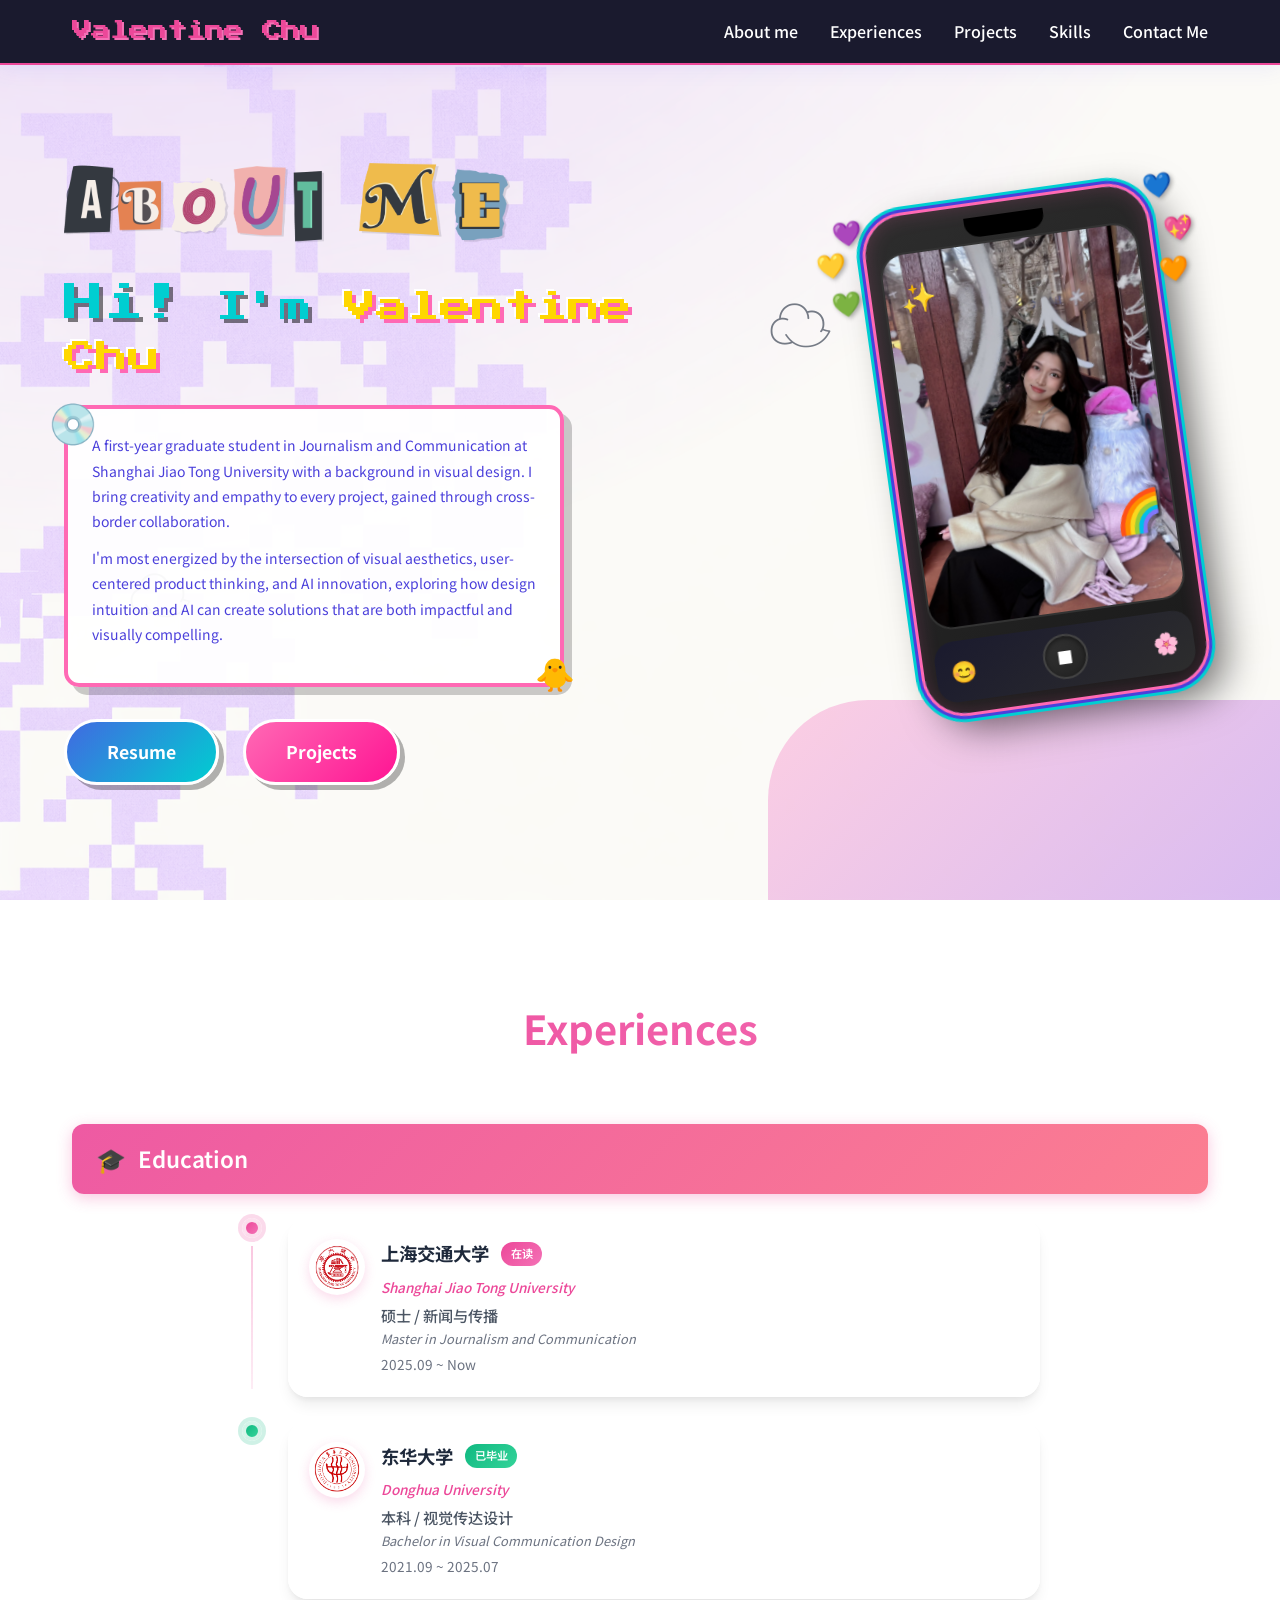
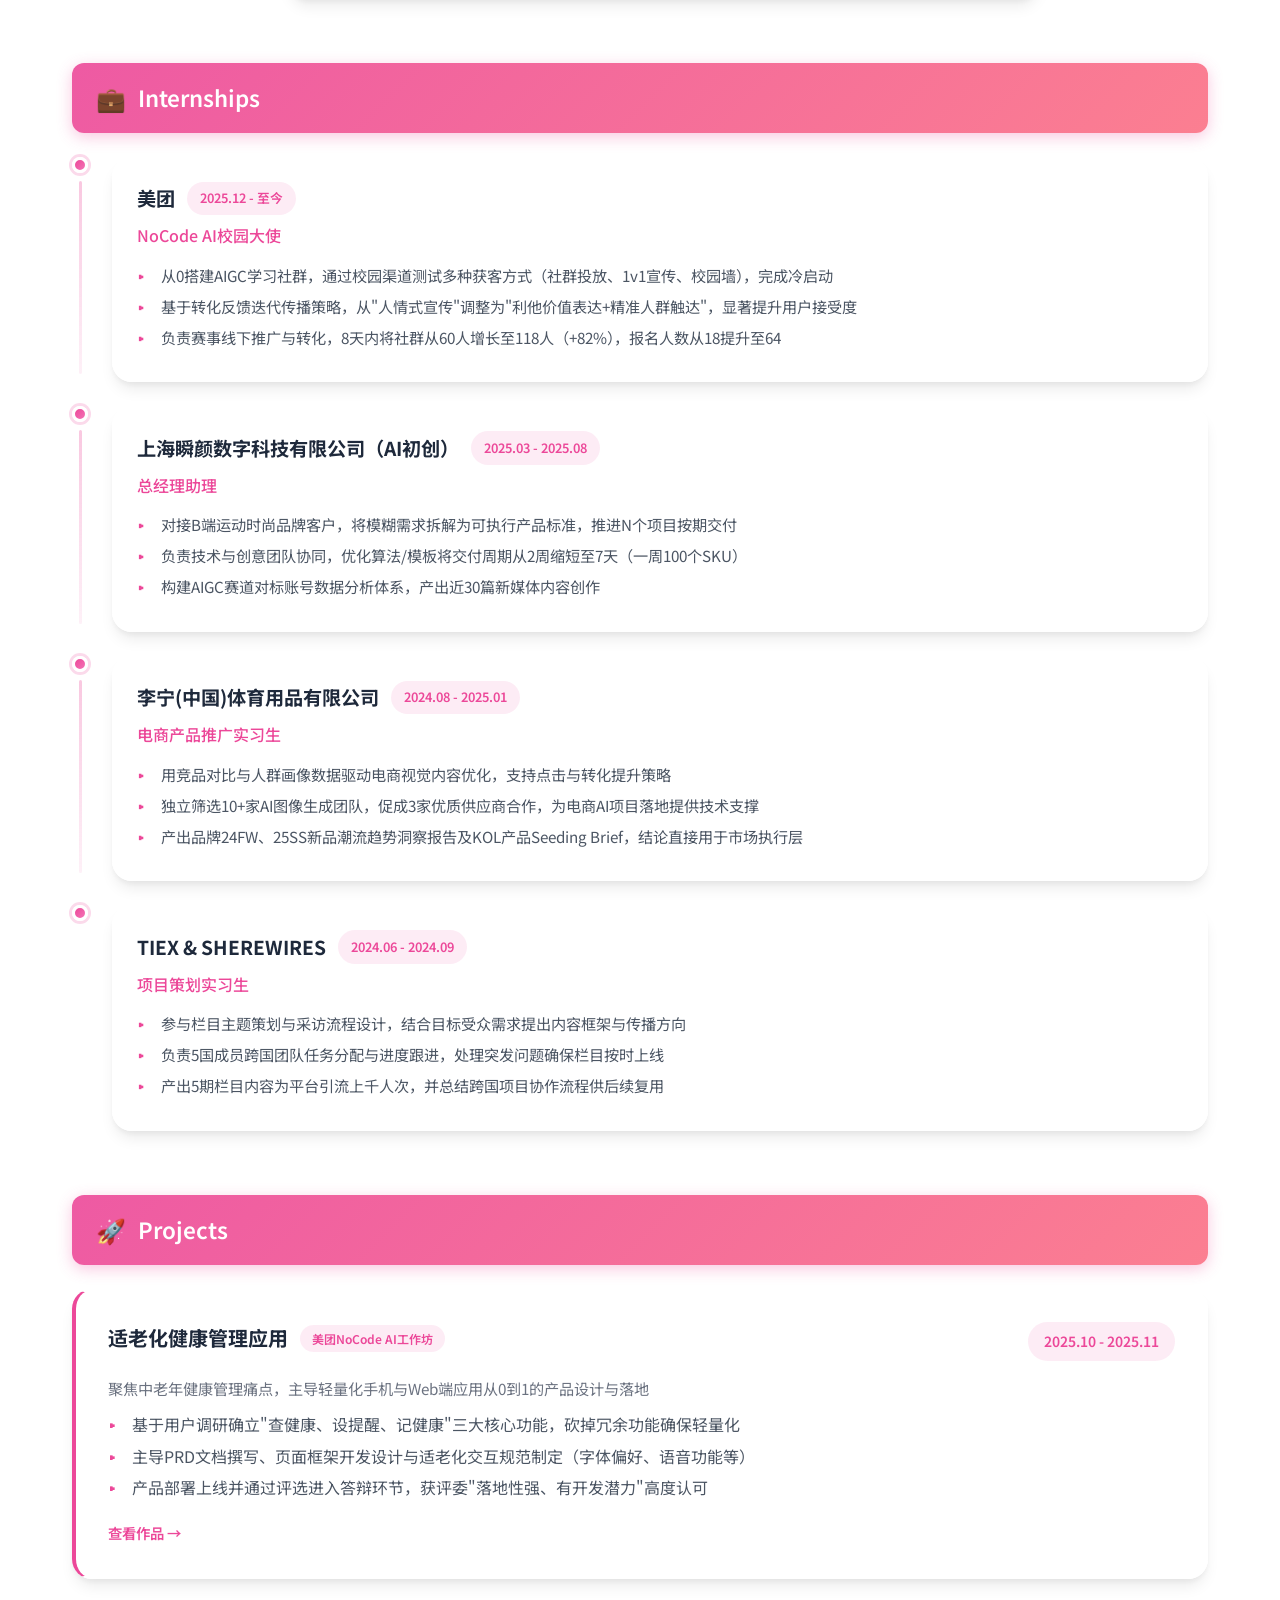
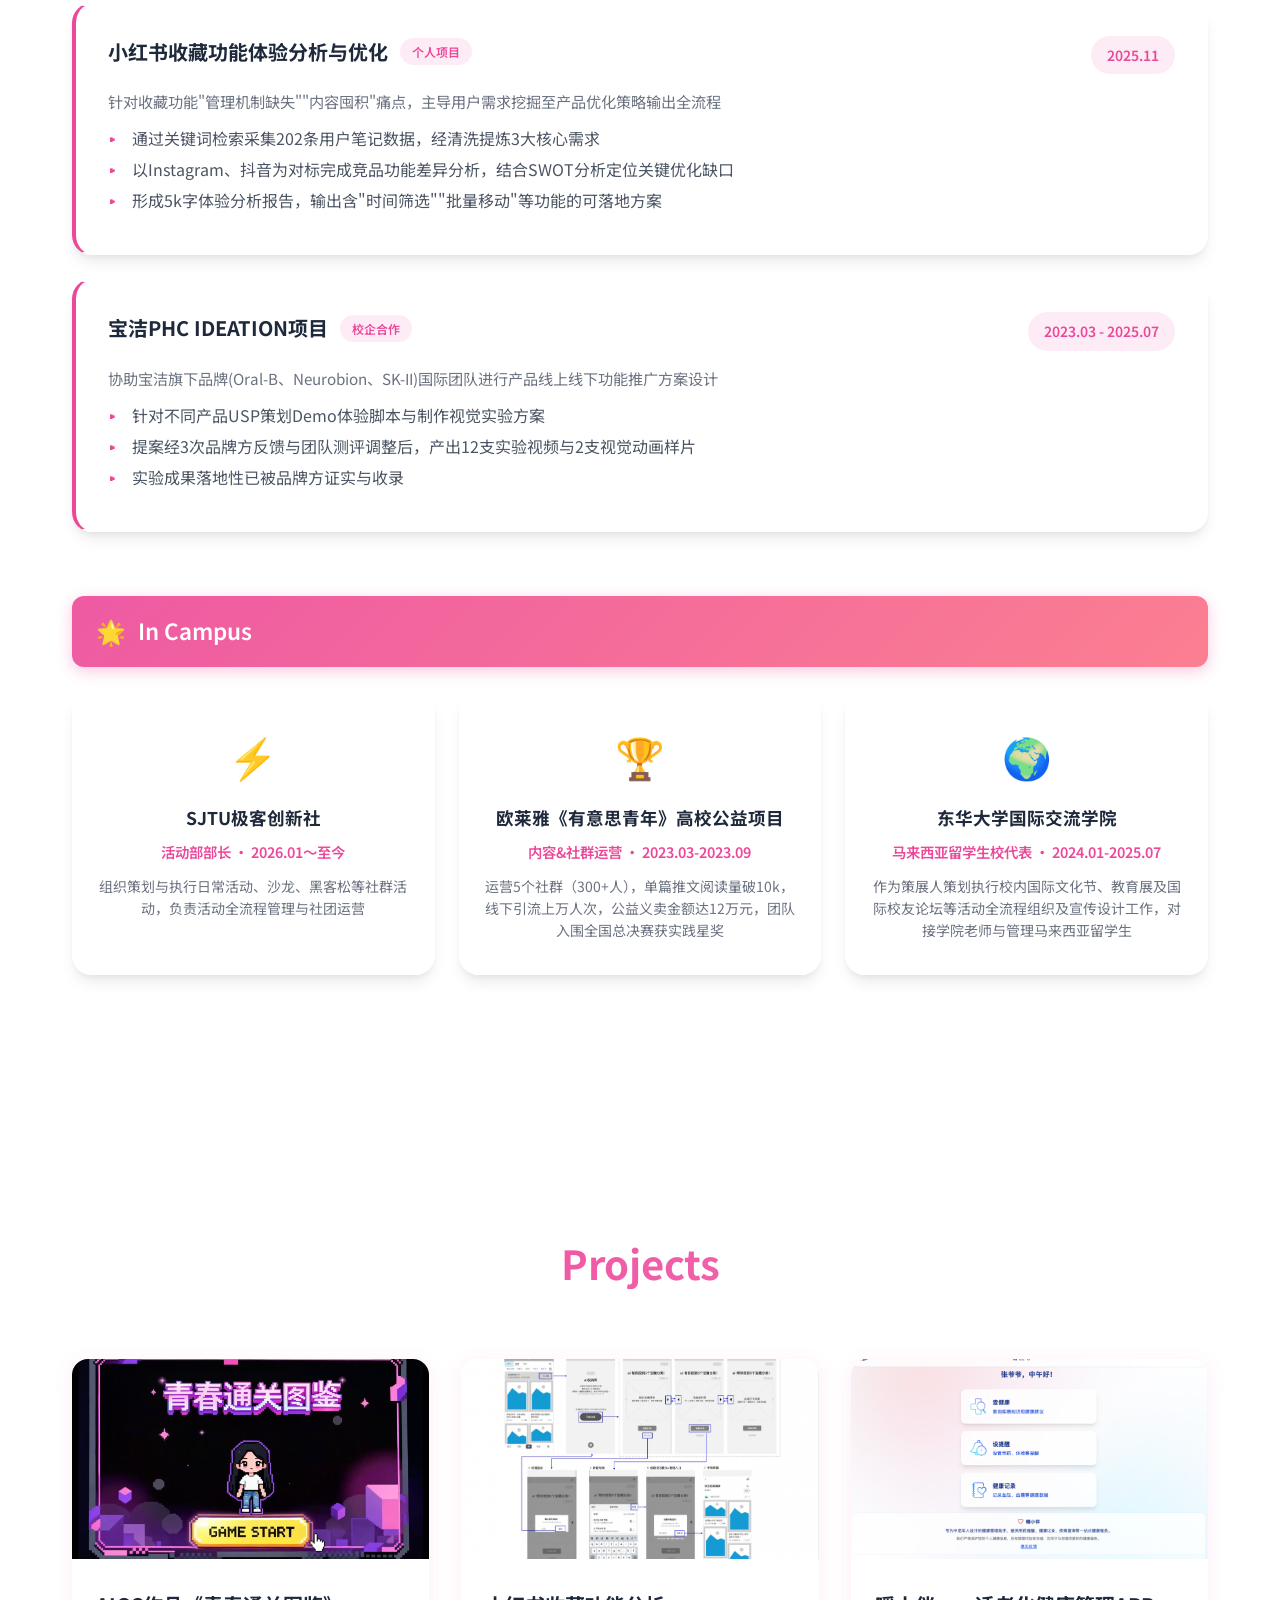
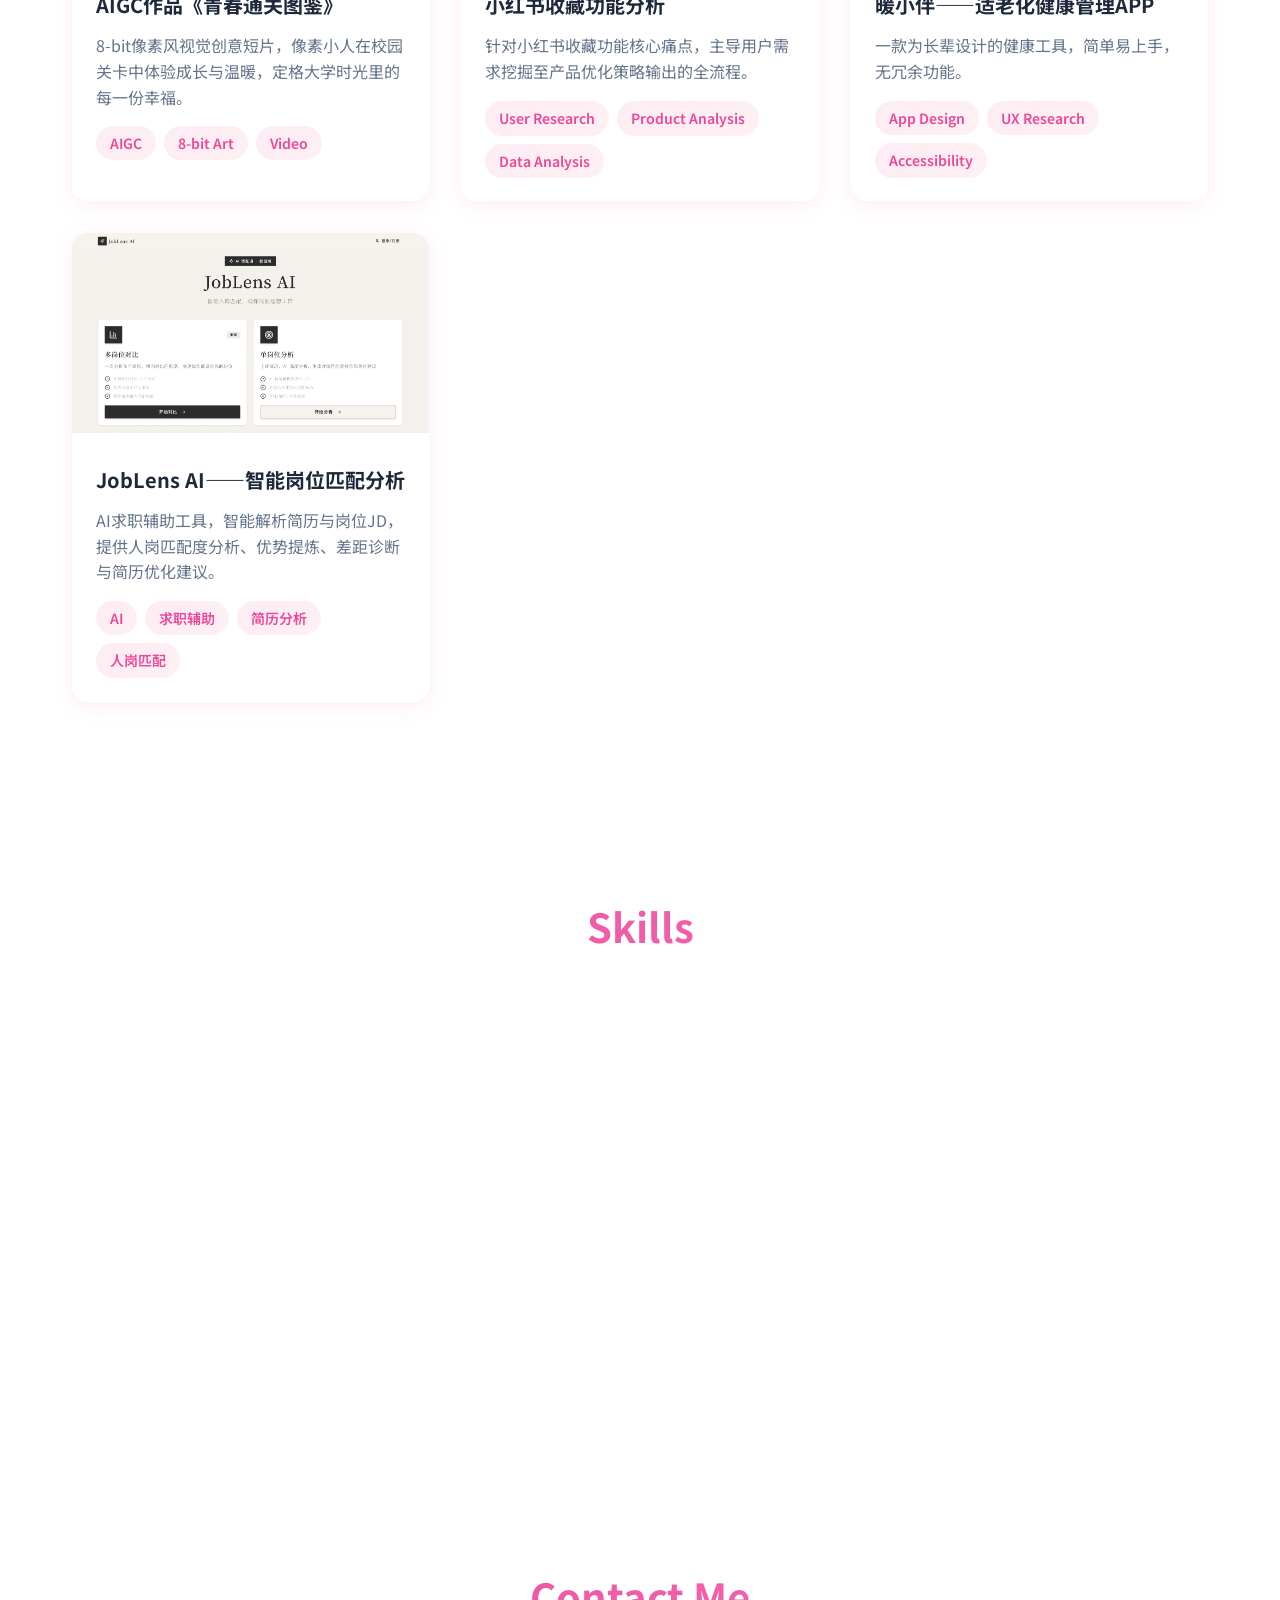
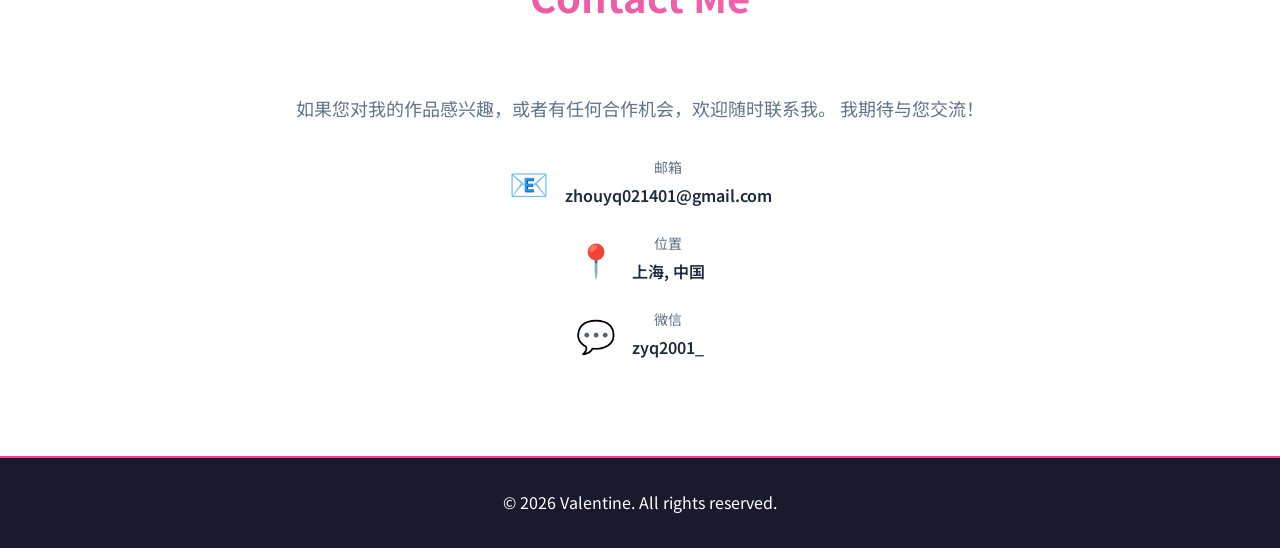
<file: index.html>
<!DOCTYPE html>
<html lang="zh-CN">
<head>
    <meta charset="UTF-8">
    <meta name="viewport" content="width=device-width, initial-scale=1.0">
    <title>Valentine Chu - Portfolio</title>
    <link rel="stylesheet" href="styles.css">
    <link href="https://fonts.googleapis.com/css2?family=Press+Start+2P&family=Noto+Sans+SC:wght@400;700&display=swap" rel="stylesheet">
</head>
<body>
    <!-- 动态弥散紫光背景 -->
    <div class="ambient-light-container">
        <div class="ambient-light light-1"></div>
        <div class="ambient-light light-2"></div>
        <div class="ambient-light light-3"></div>
        <div class="ambient-light light-4"></div>
    </div>
    
    <!-- 导航栏 -->
    <nav class="navbar">
        <div class="nav-container">
            <a href="#hero" class="nav-brand">Valentine Chu</a>
            <ul class="nav-menu">
                <li><a href="#hero">About me</a></li>
                <li><a href="#experience">Experiences</a></li>
                <li><a href="#projects">Projects</a></li>
                <li><a href="#skills">Skills</a></li>
                <li><a href="#contact">Contact Me</a></li>
            </ul>
        </div>
    </nav>

    <!-- Hero Section - Y2K Style -->
    <section id="hero" class="hero">
        <div class="hero-bg"></div>
        
        <!-- 像素云朵装饰 -->
        <div class="cloud cloud-1">☁️</div>
        <div class="cloud cloud-2">☁️</div>
        <div class="cloud cloud-3">☁️</div>
        
        <div class="hero-content">
            <!-- ABOUT ME 标题 -->
            <div class="about-me-title">
                <img src="assets/资源 13@300x.png" alt="ABOUT ME" class="about-me-img" onerror="this.style.display='none'">
            </div>
            
            <!-- 主标题 -->
            <h1 class="hero-main-title">
                <span class="highlight">Hi!</span> I'm <span class="name-highlight">Valentine Chu</span>
            </h1>
            
            <!-- 介绍卡片 -->
            <div class="intro-card">
                <div class="cd-icon">💿</div>
                <div class="intro-text">
                    <p>A first-year graduate student in Journalism and Communication at Shanghai Jiao Tong University with a background in visual design. I bring creativity and empathy to every project, gained through cross-border collaboration.</p>
                    <p>I'm most energized by the intersection of visual aesthetics, user-centered product thinking, and AI innovation, exploring how design intuition and AI can create solutions that are both impactful and visually compelling.</p>
                </div>
                <!-- 装饰贴纸 -->
                <div class="sticker chick">🐥</div>
            </div>
            
            <!-- 按钮 -->
            <div class="hero-buttons">
                <a href="#experience" class="btn btn-y2k btn-blue">Resume</a>
                <a href="#projects" class="btn btn-y2k btn-pink">Projects</a>
            </div>
        </div>
        
        <!-- 右侧照片区域 - 复古手机设计 -->
        <div class="hero-phone">
            <div class="phone-frame">
                <!-- 手机顶部装饰 -->
                <div class="phone-header">
                    <div class="phone-notch"></div>
                    <div class="phone-speaker"></div>
                </div>
                <!-- 彩色心形装饰 -->
                <div class="heart-decorations">
                    <span class="heart-float heart-1">💜</span>
                    <span class="heart-float heart-2">💛</span>
                    <span class="heart-float heart-3">💚</span>
                    <span class="heart-float heart-4">💙</span>
                    <span class="heart-float heart-5">💖</span>
                    <span class="heart-float heart-6">🧡</span>
                </div>
                <!-- 手机屏幕 -->
                <div class="phone-screen">
                    <img src="assets/View recent photos 3.jpeg" 
                         alt="Valentine Chu" 
                         class="phone-photo"
                         onerror="this.src='https://placehold.co/300x400/6366F1/FFFFFF?text=VC'">
                    <!-- 彩虹贴纸 -->
                    <div class="rainbow-sticker">
                        <span class="rainbow">🌈</span>
                    </div>
                    <!-- 星星贴纸 -->
                    <div class="star-sticker">
                        <span class="star">✨</span>
                    </div>
                </div>
                <!-- 手机底部按钮 -->
                <div class="phone-footer">
                    <div class="phone-button smiley-btn">😊</div>
                    <div class="phone-home-btn">
                        <span class="square">◻️</span>
                    </div>
                    <div class="phone-button flower-btn">🌸</div>
                </div>
            </div>
        </div>
        
        <!-- 底部装饰 -->
        <div class="bottom-decoration">
            <div class="sparkle-box"></div>
        </div>
    </section>

    <!-- Experiences Section - Glassmorphism Style -->
    <section id="experience" class="section experiences">
        <div class="container">
            <h2 class="section-title">Experiences</h2>
            
            <!-- Education - Timeline Style -->
            <div class="exp-section">
                <h3 class="exp-section-title">
                    <span class="exp-icon">🎓</span>
                    Education
                </h3>
                <div class="edu-timeline">
                    <div class="edu-timeline-item">
                        <div class="edu-timeline-marker">
                            <div class="edu-timeline-dot"></div>
                            <div class="edu-timeline-line"></div>
                        </div>
                        <div class="glass-card edu-timeline-card">
                            <div class="edu-timeline-header">
                                <div class="edu-logo-small">
                                    <img src="assets/校标-校徽.png" 
                                         alt="上海交通大学"
                                         onerror="this.src='https://placehold.co/60x60/6366F1/FFFFFF?text=SJTU'">
                                </div>
                                <div class="edu-timeline-info">
                                    <div class="edu-timeline-title-row">
                                        <h4 class="edu-school">上海交通大学</h4>
                                        <span class="edu-badge">在读</span>
                                    </div>
                                    <p class="edu-school-en">Shanghai Jiao Tong University</p>
                                    <p class="edu-degree">硕士 / 新闻与传播</p>
                                    <p class="edu-degree-en">Master in Journalism and Communication</p>
                                    <p class="edu-time">2025.09 ~ Now</p>
                                </div>
                            </div>
                        </div>
                    </div>
                    <div class="edu-timeline-item">
                        <div class="edu-timeline-marker">
                            <div class="edu-timeline-dot edu-timeline-dot-graduated"></div>
                        </div>
                        <div class="glass-card edu-timeline-card">
                            <div class="edu-timeline-header">
                                <div class="edu-logo-small">
                                    <img src="assets/Donghua_University_logo.png" 
                                         alt="东华大学"
                                         onerror="this.src='https://placehold.co/60x60/EC4899/FFFFFF?text=DHU'">
                                </div>
                                <div class="edu-timeline-info">
                                    <div class="edu-timeline-title-row">
                                        <h4 class="edu-school">东华大学</h4>
                                        <span class="edu-badge edu-badge-graduated">已毕业</span>
                                    </div>
                                    <p class="edu-school-en">Donghua University</p>
                                    <p class="edu-degree">本科 / 视觉传达设计</p>
                                    <p class="edu-degree-en">Bachelor in Visual Communication Design</p>
                                    <p class="edu-time">2021.09 ~ 2025.07</p>
                                </div>
                            </div>
                        </div>
                    </div>
                </div>
            </div>

            <!-- Internships -->
            <div class="exp-section">
                <h3 class="exp-section-title">
                    <span class="exp-icon">💼</span>
                    Internships
                </h3>
                <div class="exp-cards">
                    <div class="glass-card exp-card">
                        <div class="exp-card-header">
                            <div class="exp-company-info">
                                <h4 class="exp-company">美团</h4>
                                <p class="exp-position">NoCode AI校园大使</p>
                            </div>
                            <span class="exp-duration">2025.12 - 至今</span>
                        </div>
                        <ul class="exp-highlights">
                            <li>从0搭建AIGC学习社群，通过校园渠道测试多种获客方式（社群投放、1v1宣传、校园墙），完成冷启动</li>
                            <li>基于转化反馈迭代传播策略，从"人情式宣传"调整为"利他价值表达+精准人群触达"，显著提升用户接受度</li>
                            <li>负责赛事线下推广与转化，8天内将社群从60人增长至118人（+82%），报名人数从18提升至64</li>
                        </ul>
                    </div>
                    <div class="glass-card exp-card">
                        <div class="exp-card-header">
                            <div class="exp-company-info">
                                <h4 class="exp-company">上海瞬颜数字科技有限公司（AI初创）</h4>
                                <p class="exp-position">总经理助理</p>
                            </div>
                            <span class="exp-duration">2025.03 - 2025.08</span>
                        </div>
                        <ul class="exp-highlights">
                            <li>对接B端运动时尚品牌客户，将模糊需求拆解为可执行产品标准，推进N个项目按期交付</li>
                            <li>负责技术与创意团队协同，优化算法/模板将交付周期从2周缩短至7天（一周100个SKU）</li>
                            <li>构建AIGC赛道对标账号数据分析体系，产出近30篇新媒体内容创作</li>
                        </ul>
                    </div>
                    <div class="glass-card exp-card">
                        <div class="exp-card-header">
                            <div class="exp-company-info">
                                <h4 class="exp-company">李宁(中国)体育用品有限公司</h4>
                                <p class="exp-position">电商产品推广实习生</p>
                            </div>
                            <span class="exp-duration">2024.08 - 2025.01</span>
                        </div>
                        <ul class="exp-highlights">
                            <li>用竞品对比与人群画像数据驱动电商视觉内容优化，支持点击与转化提升策略</li>
                            <li>独立筛选10+家AI图像生成团队，促成3家优质供应商合作，为电商AI项目落地提供技术支撑</li>
                            <li>产出品牌24FW、25SS新品潮流趋势洞察报告及KOL产品Seeding Brief，结论直接用于市场执行层</li>
                        </ul>
                    </div>
                    <div class="glass-card exp-card">
                        <div class="exp-card-header">
                            <div class="exp-company-info">
                                <h4 class="exp-company">TIEX & SHEREWIRES</h4>
                                <p class="exp-position">项目策划实习生</p>
                            </div>
                            <span class="exp-duration">2024.06 - 2024.09</span>
                        </div>
                        <ul class="exp-highlights">
                            <li>参与栏目主题策划与采访流程设计，结合目标受众需求提出内容框架与传播方向</li>
                            <li>负责5国成员跨国团队任务分配与进度跟进，处理突发问题确保栏目按时上线</li>
                            <li>产出5期栏目内容为平台引流上千人次，并总结跨国项目协作流程供后续复用</li>
                        </ul>
                    </div>
                </div>
            </div>

            <!-- Projects -->
            <div class="exp-section">
                <h3 class="exp-section-title">
                    <span class="exp-icon">🚀</span>
                    Projects
                </h3>
                <div class="exp-cards">
                    <div class="glass-card exp-card exp-card-project">
                        <div class="exp-card-header">
                            <div class="exp-project-info">
                                <h4 class="exp-project-name">适老化健康管理应用</h4>
                                <span class="exp-project-tag">美团NoCode AI工作坊</span>
                            </div>
                            <span class="exp-duration">2025.10 - 2025.11</span>
                        </div>
                        <p class="exp-project-desc">聚焦中老年健康管理痛点，主导轻量化手机与Web端应用从0到1的产品设计与落地</p>
                        <ul class="exp-highlights">
                            <li>基于用户调研确立"查健康、设提醒、记健康"三大核心功能，砍掉冗余功能确保轻量化</li>
                            <li>主导PRD文档撰写、页面框架开发设计与适老化交互规范制定（字体偏好、语音功能等）</li>
                            <li>产品部署上线并通过评选进入答辩环节，获评委"落地性强、有开发潜力"高度认可</li>
                        </ul>
                        <a href="https://aging-health-harmony.nocode.host" class="exp-link" target="_blank">查看作品 →</a>
                    </div>
                    <div class="glass-card exp-card exp-card-project">
                        <div class="exp-card-header">
                            <div class="exp-project-info">
                                <h4 class="exp-project-name">小红书收藏功能体验分析与优化</h4>
                                <span class="exp-project-tag">个人项目</span>
                            </div>
                            <span class="exp-duration">2025.11</span>
                        </div>
                        <p class="exp-project-desc">针对收藏功能"管理机制缺失""内容囤积"痛点，主导用户需求挖掘至产品优化策略输出全流程</p>
                        <ul class="exp-highlights">
                            <li>通过关键词检索采集202条用户笔记数据，经清洗提炼3大核心需求</li>
                            <li>以Instagram、抖音为对标完成竞品功能差异分析，结合SWOT分析定位关键优化缺口</li>
                            <li>形成5k字体验分析报告，输出含"时间筛选""批量移动"等功能的可落地方案</li>
                        </ul>
                    </div>
                    <div class="glass-card exp-card exp-card-project">
                        <div class="exp-card-header">
                            <div class="exp-project-info">
                                <h4 class="exp-project-name">宝洁PHC IDEATION项目</h4>
                                <span class="exp-project-tag">校企合作</span>
                            </div>
                            <span class="exp-duration">2023.03 - 2025.07</span>
                        </div>
                        <p class="exp-project-desc">协助宝洁旗下品牌(Oral-B、Neurobion、SK-II)国际团队进行产品线上线下功能推广方案设计</p>
                        <ul class="exp-highlights">
                            <li>针对不同产品USP策划Demo体验脚本与制作视觉实验方案</li>
                            <li>提案经3次品牌方反馈与团队测评调整后，产出12支实验视频与2支视觉动画样片</li>
                            <li>实验成果落地性已被品牌方证实与收录</li>
                        </ul>
                    </div>
                </div>
            </div>

            <!-- In Campus -->
            <div class="exp-section">
                <h3 class="exp-section-title">
                    <span class="exp-icon">🌟</span>
                    In Campus
                </h3>
                <div class="campus-grid">
                    <div class="glass-card campus-card">
                        <div class="campus-icon">⚡</div>
                        <h4 class="campus-title">SJTU极客创新社</h4>
                        <p class="campus-role">活动部部长 · 2026.01～至今</p>
                        <p class="campus-desc">组织策划与执行日常活动、沙龙、黑客松等社群活动，负责活动全流程管理与社团运营</p>
                    </div>
                    <div class="glass-card campus-card">
                        <div class="campus-icon">🏆</div>
                        <h4 class="campus-title">欧莱雅《有意思青年》高校公益项目</h4>
                        <p class="campus-role">内容&社群运营 · 2023.03-2023.09</p>
                        <p class="campus-desc">运营5个社群（300+人），单篇推文阅读量破10k，线下引流上万人次，公益义卖金额达12万元，团队入围全国总决赛获实践星奖</p>
                    </div>
                    <div class="glass-card campus-card">
                        <div class="campus-icon">🌍</div>
                        <h4 class="campus-title">东华大学国际交流学院</h4>
                        <p class="campus-role">马来西亚留学生校代表 · 2024.01-2025.07</p>
                        <p class="campus-desc">作为策展人策划执行校内国际文化节、教育展及国际校友论坛等活动全流程组织及宣传设计工作，对接学院老师与管理马来西亚留学生</p>
                    </div>
                </div>
            </div>
        </div>
    </section>

    <!-- 项目经验 -->
    <section id="projects" class="section projects">
        <div class="container">
            <h2 class="section-title">Projects</h2>
            <div class="projects-grid">
                <div class="project-card" data-href="project-youth-guide.html">
                    <div class="project-image">
                        <img src="assets/卡片1.png"
                             alt="AIGC作品《青春通关图鉴》"
                             onerror="this.src='https://placehold.co/400x250/8B5CF6/FFFFFF?text=青春通关图鉴'">
                    </div>
                    <div class="project-content">
                        <h3 class="project-title">AIGC作品《青春通关图鉴》</h3>
                        <p class="project-description">
                            8-bit像素风视觉创意短片，像素小人在校园关卡中体验成长与温暖，定格大学时光里的每一份幸福。
                        </p>
                        <div class="project-tags">
                            <span class="tag">AIGC</span>
                            <span class="tag">8-bit Art</span>
                            <span class="tag">Video</span>
                        </div>
                    </div>
                </div>
                <div class="project-card" data-href="project-xiaohongshu.html">
                    <div class="project-image">
                        <img src="assets/卡片2.png"
                             alt="小红书收藏功能分析"
                             onerror="this.src='https://placehold.co/400x250/6366F1/FFFFFF?text=小红书收藏功能'">
                    </div>
                    <div class="project-content">
                        <h3 class="project-title">小红书收藏功能分析</h3>
                        <p class="project-description">
                            针对小红书收藏功能核心痛点，主导用户需求挖掘至产品优化策略输出的全流程。
                        </p>
                        <div class="project-tags">
                            <span class="tag">User Research</span>
                            <span class="tag">Product Analysis</span>
                            <span class="tag">Data Analysis</span>
                        </div>
                    </div>
                </div>
                <div class="project-card" data-href="project-aging-health.html">
                    <div class="project-image">
                        <img src="assets/卡片3.png"
                             alt="暖小伴——适老化健康管理APP"
                             onerror="this.src='https://placehold.co/400x250/A855F7/FFFFFF?text=暖小伴'">
                    </div>
                    <div class="project-content">
                        <h3 class="project-title">暖小伴——适老化健康管理APP</h3>
                        <p class="project-description">
                            一款为长辈设计的健康工具，简单易上手，无冗余功能。
                        </p>
                        <div class="project-tags">
                            <span class="tag">App Design</span>
                            <span class="tag">UX Research</span>
                            <span class="tag">Accessibility</span>
                        </div>
                    </div>
                </div>
                <div class="project-card" data-href="project-joblens-ai.html">
                    <div class="project-image">
                        <img src="assets/JobLensAI.png"
                             alt="JobLens AI——智能岗位匹配分析"
                             onerror="this.src='https://placehold.co/400x250/A855F7/FFFFFF?text=JobLens AI'">
                    </div>
                    <div class="project-content">
                        <h3 class="project-title">JobLens AI——智能岗位匹配分析</h3>
                        <p class="project-description">
                            AI求职辅助工具，智能解析简历与岗位JD，提供人岗匹配度分析、优势提炼、差距诊断与简历优化建议。
                        </p>
                        <div class="project-tags">
                            <span class="tag">AI</span>
                            <span class="tag">求职辅助</span>
                            <span class="tag">简历分析</span>
                            <span class="tag">人岗匹配</span>
                        </div>
                    </div>
                </div>
            </div>
        </div>
    </section>

    <!-- Skills -->
    <section id="skills" class="section skills">
        <div class="container">
            <h2 class="section-title">Skills</h2>
            <div class="skills-container">
                <!-- Tools -->
                <div class="skill-category">
                    <h3 class="skill-category-title">🛠️ Tools</h3>
                    <div class="skill-list">
                        <div class="skill-item">
                            <span class="skill-name">Adobe Illustrator</span>
                            <div class="skill-bar">
                                <div class="skill-progress" style="width: 100%"></div>
                            </div>
                        </div>
                        <div class="skill-item">
                            <span class="skill-name">Keynote / PPT</span>
                            <div class="skill-bar">
                                <div class="skill-progress" style="width: 100%"></div>
                            </div>
                        </div>
                        <div class="skill-item">
                            <span class="skill-name">Excel</span>
                            <div class="skill-bar">
                                <div class="skill-progress" style="width: 80%"></div>
                            </div>
                        </div>
                        <div class="skill-item">
                            <span class="skill-name">Adobe Photoshop</span>
                            <div class="skill-bar">
                                <div class="skill-progress" style="width: 70%"></div>
                            </div>
                        </div>
                        <div class="skill-item">
                            <span class="skill-name">Figma</span>
                            <div class="skill-bar">
                                <div class="skill-progress" style="width: 70%"></div>
                            </div>
                        </div>
                        <div class="skill-item">
                            <span class="skill-name">Axure</span>
                            <div class="skill-bar">
                                <div class="skill-progress" style="width: 65%"></div>
                            </div>
                        </div>
                    </div>
                </div>
                
                <!-- AI -->
                <div class="skill-category">
                    <h3 class="skill-category-title">🤖 AI</h3>
                    <div class="skill-list">
                        <div class="skill-subcategory">
                            <h4 class="skill-subtitle">Image Generation (MJ / SD)</h4>
                            <div class="skill-item">
                                <span class="skill-name">Prompt Design</span>
                                <div class="skill-bar">
                                    <div class="skill-progress" style="width: 70%"></div>
                                </div>
                            </div>
                            <div class="skill-item">
                                <span class="skill-name">Quality Evaluation</span>
                                <div class="skill-bar">
                                    <div class="skill-progress" style="width: 70%"></div>
                                </div>
                            </div>
                        </div>
                        <div class="skill-subcategory">
                            <h4 class="skill-subtitle">Content / AI Assistant</h4>
                            <div class="skill-item">
                                <span class="skill-name">Use-case Design</span>
                                <div class="skill-bar">
                                    <div class="skill-progress" style="width: 70%"></div>
                                </div>
                            </div>
                            <div class="skill-item">
                                <span class="skill-name">Workflow & Automation</span>
                                <div class="skill-bar">
                                    <div class="skill-progress" style="width: 60%"></div>
                                </div>
                            </div>
                        </div>
                    </div>
                </div>
                
                <!-- Language -->
                <div class="skill-category">
                    <h3 class="skill-category-title">🌐 Language</h3>
                    <div class="skill-list">
                        <div class="skill-item">
                            <span class="skill-name">Chinese</span>
                            <div class="skill-bar">
                                <div class="skill-progress" style="width: 100%"></div>
                            </div>
                        </div>
                        <div class="skill-item">
                            <span class="skill-name">English</span>
                            <div class="skill-bar">
                                <div class="skill-progress" style="width: 80%"></div>
                            </div>
                        </div>
                        <div class="skill-item">
                            <span class="skill-name">Malay</span>
                            <div class="skill-bar">
                                <div class="skill-progress" style="width: 60%"></div>
                            </div>
                        </div>
                        <div class="skill-item">
                            <span class="skill-name">Cantonese</span>
                            <div class="skill-bar">
                                <div class="skill-progress" style="width: 60%"></div>
                            </div>
                        </div>
                    </div>
                </div>
            </div>
        </div>
    </section>

    <!-- 联系方式 -->
    <section id="contact" class="section contact">
        <div class="container">
            <h2 class="section-title">Contact Me</h2>
            <div class="contact-content">
                <div class="contact-info">
                    <p class="contact-description">
                        如果您对我的作品感兴趣，或者有任何合作机会，欢迎随时联系我。
                        我期待与您交流！
                    </p>
                    <div class="contact-details">
                        <div class="contact-item">
                            <div class="contact-icon">📧</div>
                            <div>
                                <div class="contact-label">邮箱</div>
                                <div class="contact-value">zhouyq021401@gmail.com</div>
                            </div>
                        </div>
                        <div class="contact-item">
                            <div class="contact-icon">📍</div>
                            <div>
                                <div class="contact-label">位置</div>
                                <div class="contact-value">上海, 中国</div>
                            </div>
                        </div>
                        <div class="contact-item">
                            <div class="contact-icon">💬</div>
                            <div>
                                <div class="contact-label">微信</div>
                                <div class="contact-value">zyq2001_</div>
                            </div>
                        </div>
                    </div>
                </div>
            </div>
        </div>
    </section>

    <!-- 页脚 -->
    <footer class="footer">
        <div class="container">
            <p>&copy; 2026 Valentine. All rights reserved.</p>
        </div>
    </footer>

    <script src="script.js"></script>
    <script src="collapsible-section.js"></script>
</body>
</html>
</file>
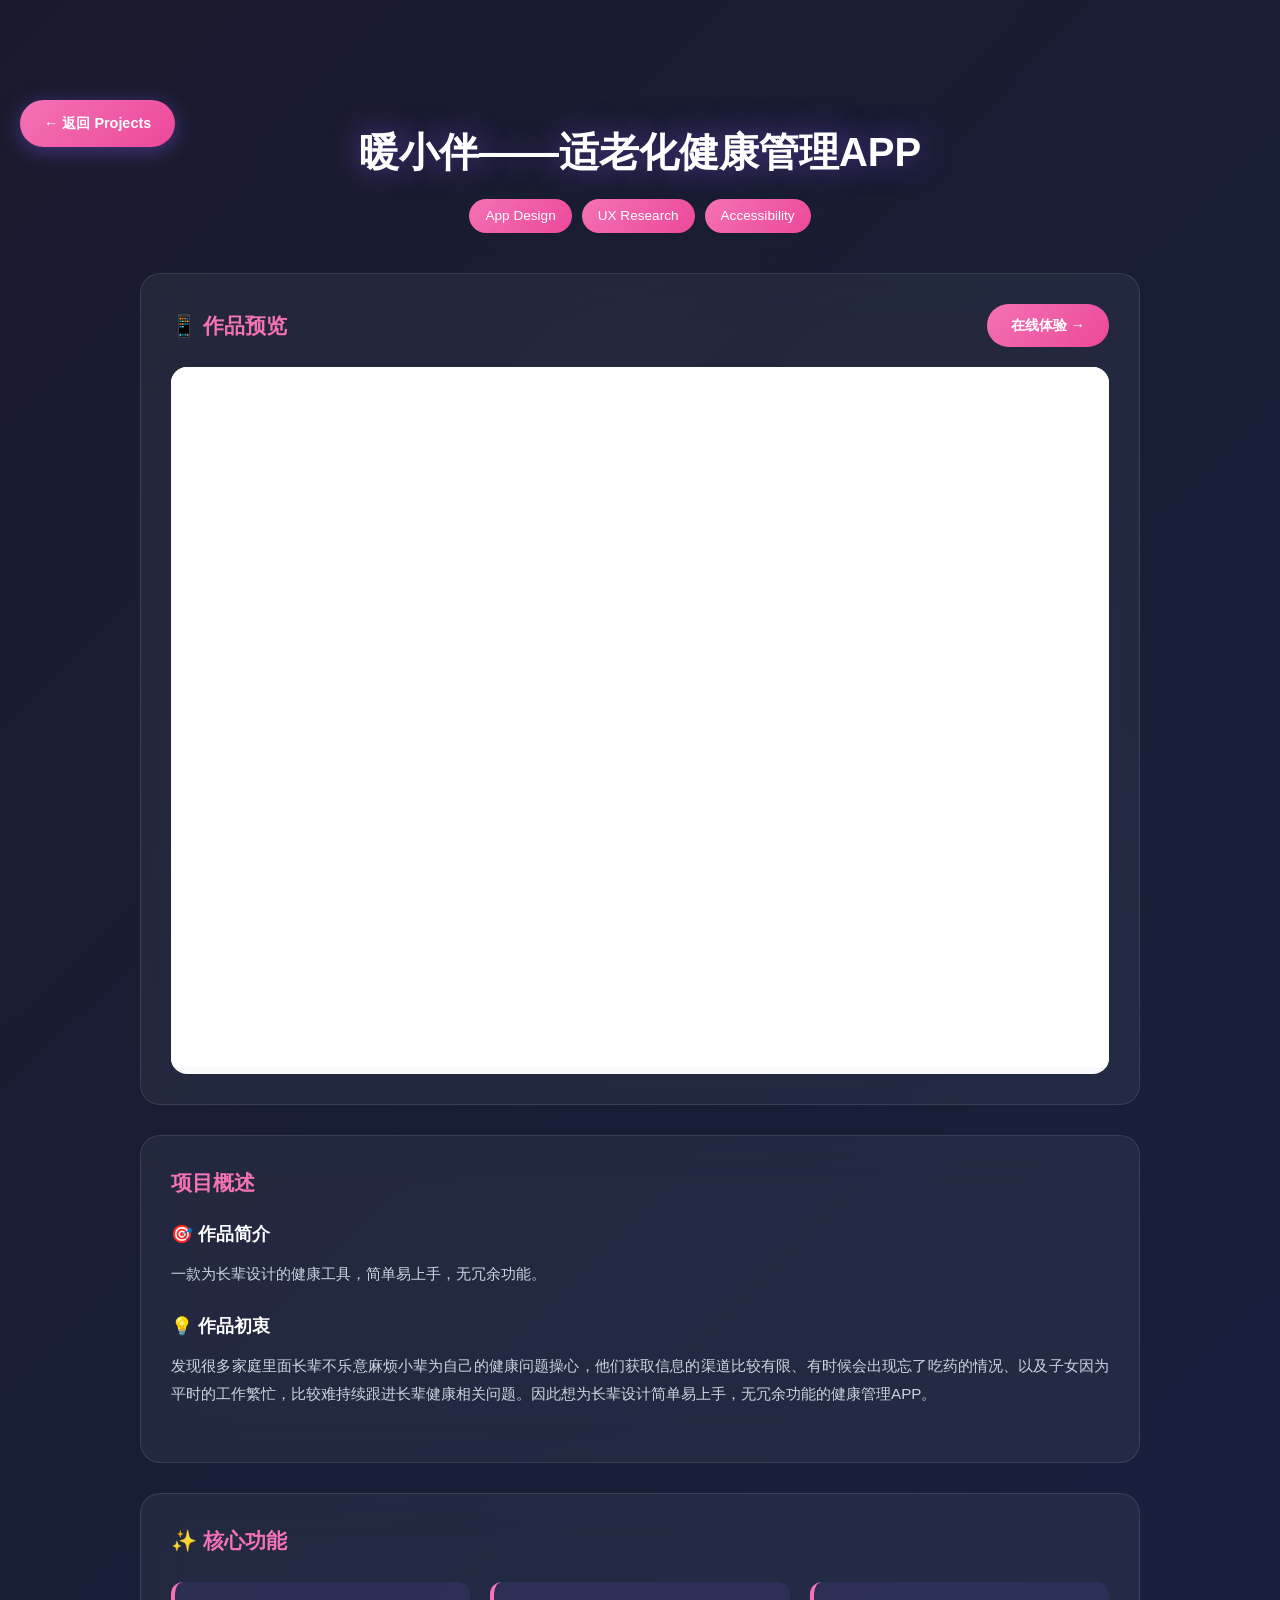
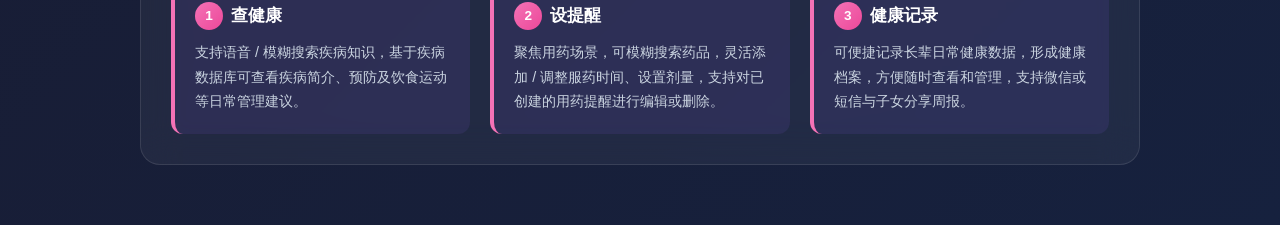
<file: project-aging-health.html>
<!DOCTYPE html>
<html lang="zh-CN">
<head>
    <meta charset="UTF-8">
    <meta name="viewport" content="width=device-width, initial-scale=1.0">
    <title>暖小伴——适老化健康管理APP - 周颖淇的个人作品集</title>
    <link rel="stylesheet" href="styles.css">
    <style>
        .project-detail-page {
            padding: 120px 20px 60px;
            min-height: 100vh;
            background: linear-gradient(135deg, #1a1a2e 0%, #16213e 100%);
        }

        .detail-container {
            max-width: 1000px;
            margin: 0 auto;
        }

        .detail-header {
            text-align: center;
            margin-bottom: 40px;
            animation: fadeIn 0.6s ease;
        }

        .detail-title {
            font-size: 2.5rem;
            color: #fff;
            margin-bottom: 15px;
            text-shadow: 0 0 30px rgba(139, 92, 246, 0.5);
        }

        .detail-badges {
            display: flex;
            justify-content: center;
            gap: 10px;
            flex-wrap: wrap;
        }

        .detail-badge {
            background: linear-gradient(135deg, #F472B6, #EC4899);
            color: white;
            padding: 6px 16px;
            border-radius: 20px;
            font-size: 0.85rem;
            font-weight: 500;
        }

        /* 作品预览区 */
        .preview-section {
            background: rgba(255, 255, 255, 0.05);
            backdrop-filter: blur(20px);
            border-radius: 20px;
            padding: 30px;
            border: 1px solid rgba(255, 255, 255, 0.1);
            margin-bottom: 30px;
            animation: fadeIn 0.6s ease 0.1s both;
        }

        .preview-header {
            display: flex;
            justify-content: space-between;
            align-items: center;
            margin-bottom: 20px;
        }

        .preview-header h3 {
            color: #F472B6;
            font-size: 1.3rem;
            margin: 0;
        }

        .preview-link-btn {
            background: linear-gradient(135deg, #F472B6, #EC4899);
            color: white;
            border: none;
            padding: 10px 24px;
            border-radius: 30px;
            cursor: pointer;
            font-size: 0.9rem;
            font-weight: 600;
            transition: all 0.3s ease;
            text-decoration: none;
        }

        .preview-link-btn:hover {
            transform: translateY(-2px);
            box-shadow: 0 6px 30px rgba(139, 92, 246, 0.6);
        }

        .preview-frame-container {
            width: 100%;
            background: #f8fafc;
            border-radius: 16px;
            overflow: hidden;
            position: relative;
            min-height: 700px;
        }

        .preview-frame {
            width: 100%;
            height: 700px;
            border: none;
            background: white;
        }

        /* 作品简介区 */
        .overview-section {
            background: rgba(255, 255, 255, 0.05);
            backdrop-filter: blur(20px);
            border-radius: 20px;
            padding: 30px;
            border: 1px solid rgba(255, 255, 255, 0.1);
            margin-bottom: 30px;
            animation: fadeIn 0.6s ease 0.2s both;
        }

        .overview-title {
            color: #F472B6;
            font-size: 1.3rem;
            margin-bottom: 20px;
            font-weight: 600;
        }

        .overview-block {
            margin-bottom: 25px;
        }

        .overview-block h4 {
            color: #fff;
            font-size: 1.1rem;
            margin-bottom: 12px;
            font-weight: 600;
        }

        .overview-block p {
            color: #cbd5e1;
            line-height: 1.8;
            font-size: 0.95rem;
            text-align: justify;
        }

        /* 功能列表 */
        .features-section {
            background: rgba(255, 255, 255, 0.05);
            backdrop-filter: blur(20px);
            border-radius: 20px;
            padding: 30px;
            border: 1px solid rgba(255, 255, 255, 0.1);
            animation: fadeIn 0.6s ease 0.3s both;
        }

        .features-section h3 {
            color: #F472B6;
            font-size: 1.3rem;
            margin-bottom: 25px;
        }

        .feature-list {
            display: grid;
            grid-template-columns: repeat(auto-fit, minmax(280px, 1fr));
            gap: 20px;
        }

        .feature-card {
            background: rgba(139, 92, 246, 0.1);
            border-radius: 12px;
            padding: 20px;
            border-left: 4px solid #F472B6;
            transition: all 0.3s ease;
        }

        .feature-card:hover {
            background: rgba(139, 92, 246, 0.15);
            transform: translateX(5px);
        }

        .feature-title {
            color: #fff;
            font-size: 1.05rem;
            font-weight: 600;
            margin-bottom: 10px;
            display: flex;
            align-items: center;
            gap: 8px;
        }

        .feature-number {
            background: linear-gradient(135deg, #F472B6, #EC4899);
            color: white;
            width: 28px;
            height: 28px;
            border-radius: 50%;
            display: flex;
            align-items: center;
            justify-content: center;
            font-size: 0.85rem;
            font-weight: bold;
            flex-shrink: 0;
        }

        .feature-desc {
            color: #cbd5e1;
            line-height: 1.7;
            font-size: 0.9rem;
        }

        /* 返回按钮 */
        .back-btn {
            position: fixed;
            top: 100px;
            left: 20px;
            background: linear-gradient(135deg, #F472B6, #EC4899);
            color: white;
            border: none;
            padding: 12px 24px;
            border-radius: 30px;
            cursor: pointer;
            font-size: 0.9rem;
            font-weight: 600;
            display: flex;
            align-items: center;
            gap: 8px;
            box-shadow: 0 4px 20px rgba(139, 92, 246, 0.4);
            transition: all 0.3s ease;
            z-index: 1000;
            text-decoration: none;
        }

        .back-btn:hover {
            transform: translateY(-2px);
            box-shadow: 0 6px 30px rgba(139, 92, 246, 0.6);
        }

        /* 动画 */
        @keyframes fadeIn {
            from {
                opacity: 0;
                transform: translateY(30px);
            }
            to {
                opacity: 1;
                transform: translateY(0);
            }
        }

        /* 响应式 */
        @media (max-width: 768px) {
            .project-detail-page {
                padding: 100px 15px 40px;
            }

            .detail-title {
                font-size: 1.8rem;
            }

            .back-btn {
                top: 80px;
                padding: 10px 18px;
                font-size: 0.8rem;
            }

            .preview-header {
                flex-direction: column;
                gap: 15px;
                align-items: flex-start;
            }

            .feature-list {
                grid-template-columns: 1fr;
            }

            .preview-frame {
                height: 500px;
            }

            .preview-frame-container {
                min-height: 500px;
            }
        }
    </style>
</head>
<body>
    <a href="index.html#projects" class="back-btn">
        ← 返回 Projects
    </a>

    <section class="project-detail-page">
        <div class="detail-container">
            <div class="detail-header">
                <h1 class="detail-title">暖小伴——适老化健康管理APP</h1>
                <div class="detail-badges">
                    <span class="detail-badge">App Design</span>
                    <span class="detail-badge">UX Research</span>
                    <span class="detail-badge">Accessibility</span>
                </div>
            </div>

            <!-- 作品预览 -->
            <div class="preview-section">
                <div class="preview-header">
                    <h3>📱 作品预览</h3>
                    <a href="https://aging-health-harmony.nocode.host" target="_blank" class="preview-link-btn">
                        在线体验 →
                    </a>
                </div>
                <div class="preview-frame-container">
                    <iframe
                        src="https://aging-health-harmony.nocode.host"
                        class="preview-frame"
                        frameborder="0"
                        scrolling="auto">
                    </iframe>
                </div>
            </div>

            <!-- 项目概述 -->
            <div class="overview-section">
                <h2 class="overview-title">项目概述</h2>

                <div class="overview-block">
                    <h4>🎯 作品简介</h4>
                    <p>一款为长辈设计的健康工具，简单易上手，无冗余功能。</p>
                </div>

                <div class="overview-block">
                    <h4>💡 作品初衷</h4>
                    <p>发现很多家庭里面长辈不乐意麻烦小辈为自己的健康问题操心，他们获取信息的渠道比较有限、有时候会出现忘了吃药的情况、以及子女因为平时的工作繁忙，比较难持续跟进长辈健康相关问题。因此想为长辈设计简单易上手，无冗余功能的健康管理APP。</p>
                </div>
            </div>

            <!-- 核心功能 -->
            <div class="features-section">
                <h3>✨ 核心功能</h3>
                <div class="feature-list">
                    <div class="feature-card">
                        <div class="feature-title">
                            <span class="feature-number">1</span>
                            <span>查健康</span>
                        </div>
                        <div class="feature-desc">
                            支持语音 / 模糊搜索疾病知识，基于疾病数据库可查看疾病简介、预防及饮食运动等日常管理建议。
                        </div>
                    </div>

                    <div class="feature-card">
                        <div class="feature-title">
                            <span class="feature-number">2</span>
                            <span>设提醒</span>
                        </div>
                        <div class="feature-desc">
                            聚焦用药场景，可模糊搜索药品，灵活添加 / 调整服药时间、设置剂量，支持对已创建的用药提醒进行编辑或删除。
                        </div>
                    </div>

                    <div class="feature-card">
                        <div class="feature-title">
                            <span class="feature-number">3</span>
                            <span>健康记录</span>
                        </div>
                        <div class="feature-desc">
                            可便捷记录长辈日常健康数据，形成健康档案，方便随时查看和管理，支持微信或短信与子女分享周报。
                        </div>
                    </div>
                </div>
            </div>
        </div>
    </section>

    <script>
        // 添加滚动动画
        const observer = new IntersectionObserver((entries) => {
            entries.forEach(entry => {
                if (entry.isIntersecting) {
                    entry.target.style.opacity = '1';
                    entry.target.style.transform = 'translateY(0)';
                }
            });
        }, { threshold: 0.1 });

        document.querySelectorAll('.feature-card').forEach(card => {
            card.style.opacity = '0';
            card.style.transform = 'translateY(20px)';
            card.style.transition = 'opacity 0.5s ease, transform 0.5s ease';
            observer.observe(card);
        });
    </script>
</body>
</html>
</file>
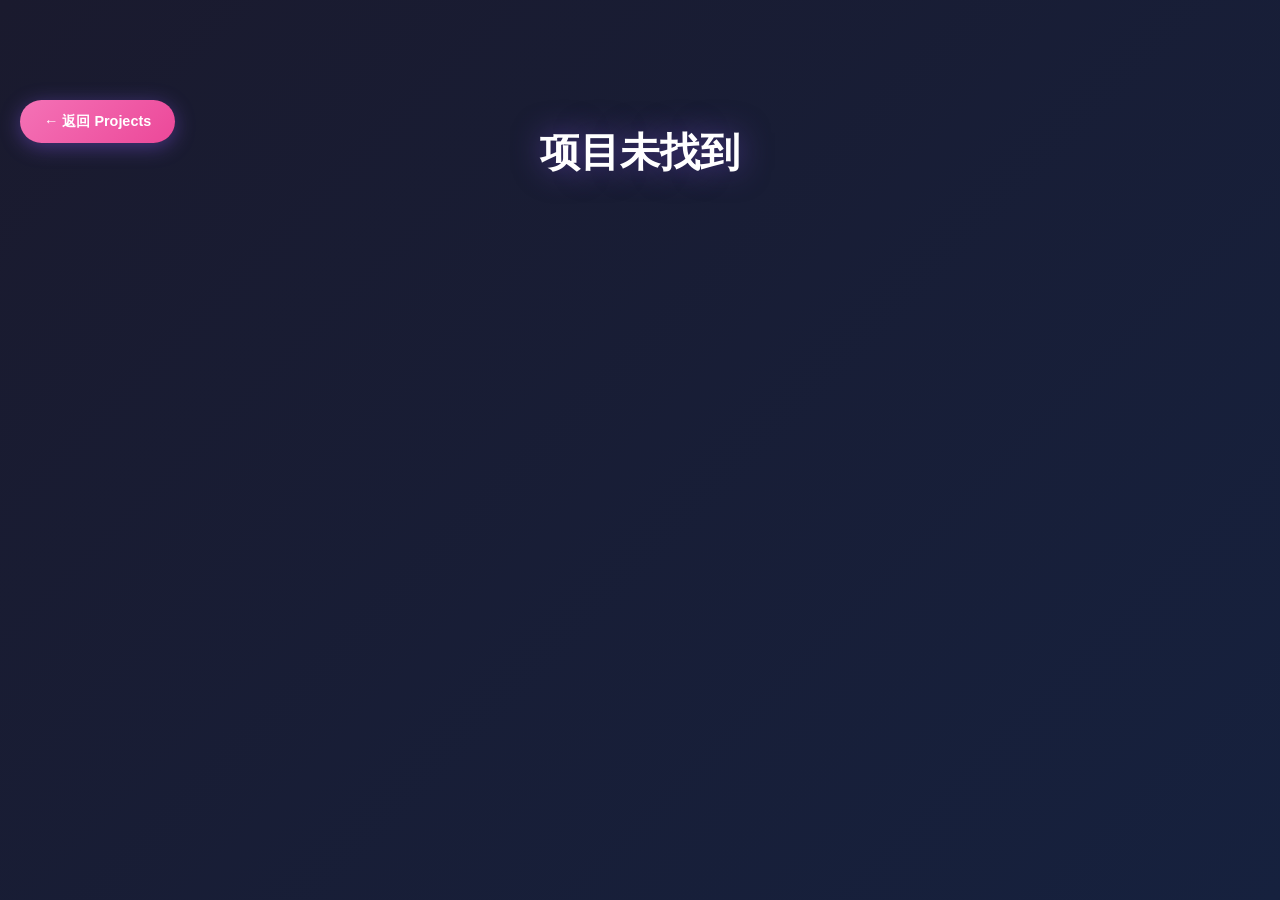
<file: project-detail.html>
<!DOCTYPE html>
<html lang="zh-CN">
<head>
    <meta charset="UTF-8">
    <meta name="viewport" content="width=device-width, initial-scale=1.0">
    <title>项目详情 - 周颖淇的个人作品集</title>
    <link rel="stylesheet" href="styles.css">
    <style>
        /* 项目详情页特定样式 */
        .project-detail {
            padding: 120px 20px 60px;
            min-height: 100vh;
            background: linear-gradient(135deg, #1a1a2e 0%, #16213e 100%);
        }

        .detail-header {
            text-align: center;
            margin-bottom: 40px;
        }

        .detail-title {
            font-size: 2.5rem;
            color: #fff;
            margin-bottom: 15px;
            text-shadow: 0 0 30px rgba(139, 92, 246, 0.5);
        }

        .detail-badges {
            display: flex;
            justify-content: center;
            gap: 10px;
            flex-wrap: wrap;
        }

        .detail-badge {
            background: linear-gradient(135deg, #F472B6, #EC4899);
            color: white;
            padding: 6px 16px;
            border-radius: 20px;
            font-size: 0.85rem;
            font-weight: 500;
        }

        .detail-content {
            max-width: 1200px;
            margin: 0 auto;
            display: grid;
            grid-template-columns: 1fr;
            gap: 40px;
        }

        .detail-description {
            background: rgba(255, 255, 255, 0.05);
            backdrop-filter: blur(20px);
            border-radius: 20px;
            padding: 30px;
            border: 1px solid rgba(255, 255, 255, 0.1);
        }

        .detail-description h3 {
            color: #F472B6;
            margin-bottom: 20px;
            font-size: 1.3rem;
        }

        .detail-description p {
            color: #cbd5e1;
            line-height: 1.8;
            margin-bottom: 15px;
        }

        .detail-media {
            display: grid;
            gap: 20px;
        }

        .media-item {
            background: rgba(255, 255, 255, 0.05);
            backdrop-filter: blur(20px);
            border-radius: 20px;
            overflow: hidden;
            border: 1px solid rgba(255, 255, 255, 0.1);
        }

        .media-item img {
            width: 100%;
            height: auto;
            display: block;
            object-fit: cover;
        }

        .media-item video {
            width: 100%;
            height: auto;
            display: block;
        }

        .media-caption {
            padding: 15px 20px;
            color: #94a3b8;
            font-size: 0.9rem;
        }

        .video-info {
            background: rgba(139, 92, 246, 0.1);
            border-radius: 12px;
            padding: 20px;
            margin-top: 15px;
            border-left: 4px solid #F472B6;
        }

        .video-info-label {
            color: #F472B6;
            font-weight: 600;
            margin-bottom: 8px;
            font-size: 0.95rem;
        }

        .video-info-content {
            color: #cbd5e1;
            line-height: 1.8;
            font-size: 0.95rem;
        }

        .media-grid {
            display: grid;
            grid-template-columns: 1fr;
            gap: 20px;
        }

        .media-item video,
        .media-item img {
            width: 100%;
            height: auto;
            display: block;
        }

        .detail-docs {
            background: rgba(255, 255, 255, 0.05);
            backdrop-filter: blur(20px);
            border-radius: 20px;
            padding: 30px;
            border: 1px solid rgba(255, 255, 255, 0.1);
        }

        .detail-docs h3 {
            color: #F472B6;
            margin-bottom: 20px;
            font-size: 1.3rem;
        }

        .doc-list {
            display: grid;
            gap: 15px;
        }

        .doc-item {
            display: flex;
            align-items: center;
            gap: 15px;
            padding: 15px;
            background: rgba(139, 92, 246, 0.1);
            border-radius: 12px;
            transition: all 0.3s ease;
            cursor: pointer;
            text-decoration: none;
        }

        .doc-item:hover {
            background: rgba(139, 92, 246, 0.2);
            transform: translateX(5px);
        }

        .doc-icon {
            font-size: 2rem;
        }

        .doc-info h4 {
            color: #fff;
            margin-bottom: 5px;
        }

        .doc-info p {
            color: #94a3b8;
            font-size: 0.85rem;
        }

        .back-btn {
            position: fixed;
            top: 100px;
            left: 20px;
            background: linear-gradient(135deg, #F472B6, #EC4899);
            color: white;
            border: none;
            padding: 12px 24px;
            border-radius: 30px;
            cursor: pointer;
            font-size: 0.9rem;
            font-weight: 600;
            display: flex;
            align-items: center;
            gap: 8px;
            box-shadow: 0 4px 20px rgba(139, 92, 246, 0.4);
            transition: all 0.3s ease;
            z-index: 1000;
        }

        .back-btn:hover {
            transform: translateY(-2px);
            box-shadow: 0 6px 30px rgba(139, 92, 246, 0.6);
        }

        /* 响应式设计 */
        @media (max-width: 768px) {
            .project-detail {
                padding: 100px 15px 40px;
            }

            .detail-title {
                font-size: 1.8rem;
            }

            .back-btn {
                top: 80px;
                padding: 10px 18px;
                font-size: 0.8rem;
            }

            .media-grid {
                grid-template-columns: 1fr;
            }
        }

        /* 加载动画 */
        @keyframes fadeIn {
            from {
                opacity: 0;
                transform: translateY(30px);
            }
            to {
                opacity: 1;
                transform: translateY(0);
            }
        }

        .project-detail > * {
            animation: fadeIn 0.6s ease forwards;
        }

        .detail-description,
        .detail-media,
        .detail-docs {
            animation-delay: 0.1s;
            opacity: 0;
        }

        .detail-docs {
            animation-delay: 0.2s;
        }
    </style>
</head>
<body>
    <button class="back-btn" onclick="window.location.href='index.html#projects'">
        ← 返回 Projects
    </button>

    <section class="project-detail">
        <div class="detail-header">
            <h1 class="detail-title" id="projectTitle">项目标题</h1>
            <div class="detail-badges" id="projectBadges"></div>
        </div>

        <div class="detail-content">
            <div class="detail-description">
                <h3>项目概述</h3>
                <div id="projectDescription"></div>
            </div>

            <div class="detail-media">
                <h3 style="color: #F472B6; margin-bottom: 20px; font-size: 1.3rem;">项目展示</h3>
                <div class="media-grid" id="projectMedia"></div>
            </div>

            <div class="detail-docs">
                <h3>项目文档</h3>
                <div class="doc-list" id="projectDocs"></div>
            </div>
        </div>
    </section>

    <script>
        // 项目数据
        const projectsData = {
            'youth-guide': {
                title: 'AIGC作品《青春通关图鉴》',
                badges: ['AIGC', '8-bit Art', 'Video', '即梦', '豆包', 'ChatGPT'],
                description: `
                    <p>8-bit像素风视觉创意短片，以复古像素游戏为视觉基调，采用创意互动式叙事结构。</p>
                    <p>讲述一名大学生像素小人，通过打开一本承载青春记忆的复古笔记本，进入由校园生活构成的奇幻闯关世界。作品将早八赶路、图书馆自习、社团交友、操场运动等真实大学生活，转化为轻松治愈的游戏关卡。</p>
                    <p>让主角在收集知识点、躲避干扰、结识伙伴、完成挑战的过程中，体验大学时光里平凡又珍贵的幸福瞬间。全片以温暖治愈的色调、简洁可爱的像素画面与游戏化叙事，展现当代大学生积极向上、热爱生活、珍惜当下的精神风貌。</p>
                `,
                media: [
                    {
                        type: 'video',
                        src: '周颖淇 AI视频作业.mp4',
                        caption: '《青春通关图鉴》完整视频',
                        videoInfo: true
                    }
                ],
                docs: [
                    {
                        icon: '📄',
                        title: '创作说明文档',
                        desc: '完整的创作理念与技术实现说明'
                    },
                    {
                        icon: '🎨',
                        title: '8-bit像素风格设计规范',
                        desc: '像素艺术设计风格与色彩搭配指南'
                    }
                ]
            },
            'xiaohongshu-analysis': {
                title: '小红书收藏功能分析',
                badges: ['User Research', 'Product Analysis', 'Data Analysis'],
                description: `
                    <p>本项目对小红书收藏功能进行了深度分析，通过用户调研、数据分析和竞品对比，发现现有功能存在的体验问题。</p>
                    <p>研究方法包括：问卷调查（收集500+份用户反馈）、深度访谈（20位活跃用户）、行为数据分析（平台后台数据）等。主要发现包括：收藏后检索困难、缺乏整理工具、分享不便等问题。</p>
                    <p>基于研究发现，提出了收藏夹分类、智能标签、一键分享等优化建议，预计可提升用户收藏内容管理效率60%以上。</p>
                `,
                media: [
                    {
                        type: 'image',
                        src: 'https://placehold.co/800x500/EC4899/FFFFFF?text=用户画像分析',
                        caption: '用户画像分析 - 目标用户特征梳理'
                    },
                    {
                        type: 'image',
                        src: 'https://placehold.co/800x500/F97316/FFFFFF?text=痛点分析',
                        caption: '痛点分析 - 用户使用中的主要问题'
                    },
                    {
                        type: 'image',
                        src: 'https://placehold.co/800x500/14B8A6/FFFFFF?text=优化方案',
                        caption: '优化方案 - 改进建议与原型设计'
                    }
                ],
                docs: [
                    {
                        icon: '📋',
                        title: '调研报告',
                        desc: '完整的用户调研与分析报告'
                    },
                    {
                        icon: '📈',
                        title: '数据分析文档',
                        desc: '数据收集与分析过程记录'
                    },
                    {
                        icon: '💡',
                        title: '优化建议文档',
                        desc: '具体改进方案与实施建议'
                    }
                ]
            },
            'pghc-ideation': {
                title: '宝洁PHC IDEATION',
                badges: ['Product Design', 'Market Research', 'Innovation'],
                description: `
                    <p>为宝洁健康护理部门提供创新产品概念设计项目。项目结合市场趋势分析、消费者洞察和宝洁品牌优势，提出多个创新产品方案。</p>
                    <p>研究过程包括：市场趋势分析（健康科技、可持续性等趋势）、消费者深度访谈（目标年龄层35-55岁）、竞品分析（国内外领先品牌）、技术可行性评估等。</p>
                    <p>最终提出的产品概念包括：智能护肤管理设备、可持续包装的环保产品、定制化健康监测产品等，部分概念已进入进一步评估阶段。</p>
                `,
                media: [
                    {
                        type: 'image',
                        src: 'https://placehold.co/800x500/3B82F6/FFFFFF?text=市场分析',
                        caption: '市场趋势分析 - 行业发展现状与机会'
                    },
                    {
                        type: 'image',
                        src: 'https://placehold.co/800x500/10B981/FFFFFF?text=用户洞察',
                        caption: '用户洞察 - 消费者需求与痛点分析'
                    },
                    {
                        type: 'image',
                        src: 'https://placehold.co/800x500/8B5CF6/FFFFFF?text=产品概念',
                        caption: '产品概念 - 创新方案与原型设计'
                    }
                ],
                docs: [
                    {
                        icon: '📊',
                        title: '市场研究报告',
                        desc: '行业分析与竞争格局研究'
                    },
                    {
                        icon: '👥',
                        title: '消费者洞察报告',
                        desc: '目标用户需求与行为分析'
                    },
                    {
                        icon: '🚀',
                        title: '产品概念提案',
                        desc: '创新产品方案与商业计划'
                    }
                ]
            }
        };

        // 获取URL参数
        function getProjectId() {
            const params = new URLSearchParams(window.location.search);
            return params.get('id');
        }

        // 渲染项目详情
        function renderProjectDetail() {
            const projectId = getProjectId();
            const project = projectsData[projectId];

            if (!project) {
                document.getElementById('projectTitle').textContent = '项目未找到';
                document.getElementById('projectDescription').innerHTML = '<p>抱歉，未找到该项目的信息。</p>';
                return;
            }

            // 设置标题和标签
            document.getElementById('projectTitle').textContent = project.title;
            const badgesContainer = document.getElementById('projectBadges');
            badgesContainer.innerHTML = project.badges.map(badge => `<span class="detail-badge">${badge}</span>`).join('');

            // 设置描述
            document.getElementById('projectDescription').innerHTML = project.description;

            // 设置媒体
            const mediaContainer = document.getElementById('projectMedia');
            mediaContainer.innerHTML = project.media.map(item => {
                let videoInfoHtml = '';
                if (item.videoInfo) {
                    videoInfoHtml = `
                        <div class="video-info">
                            <div class="video-info-label">制作工具：即梦、豆包、ChatGPT</div>
                            <div class="video-info-content">
                                本作品以8-bit 复古像素游戏为视觉基调，采用创意互动式叙事结构，讲述一名大学生像素小人，通过打开一本承载青春记忆的复古笔记本，进入由校园生活构成的奇幻闯关世界。作品将早八赶路、图书馆自习、社团交友、操场运动等真实大学生活，转化为轻松治愈的游戏关卡，让主角在收集知识点、躲避干扰、结识伙伴、完成挑战的过程中，体验大学时光里平凡又珍贵的幸福瞬间。全片以温暖治愈的色调、简洁可爱的像素画面与游戏化叙事，展现当代大学生积极向上、热爱生活、珍惜当下的精神风貌，在闯关与成长中定格青春美好，唤起在校学生的共鸣与毕业人群的怀念，传递 "每一段日常，都值得被认真珍藏" 的温柔内核。
                            </div>
                        </div>
                    `;
                }
                return `
                    <div class="media-item">
                        <${item.type} src="${item.src}" ${item.type === 'video' ? 'controls' : ''} alt="${item.caption}">
                        <div class="media-caption">${item.caption}</div>
                        ${videoInfoHtml}
                    </div>
                `;
            }).join('');

            // 设置文档
            const docsContainer = document.getElementById('projectDocs');
            docsContainer.innerHTML = project.docs.map(doc => `
                <a href="#" class="doc-item" onclick="alert('文档下载功能待实现')">
                    <span class="doc-icon">${doc.icon}</span>
                    <div class="doc-info">
                        <h4>${doc.title}</h4>
                        <p>${doc.desc}</p>
                    </div>
                </a>
            `).join('');
        }

        // 页面加载完成后渲染
        document.addEventListener('DOMContentLoaded', renderProjectDetail);
    </script>
</body>
</html>
</file>
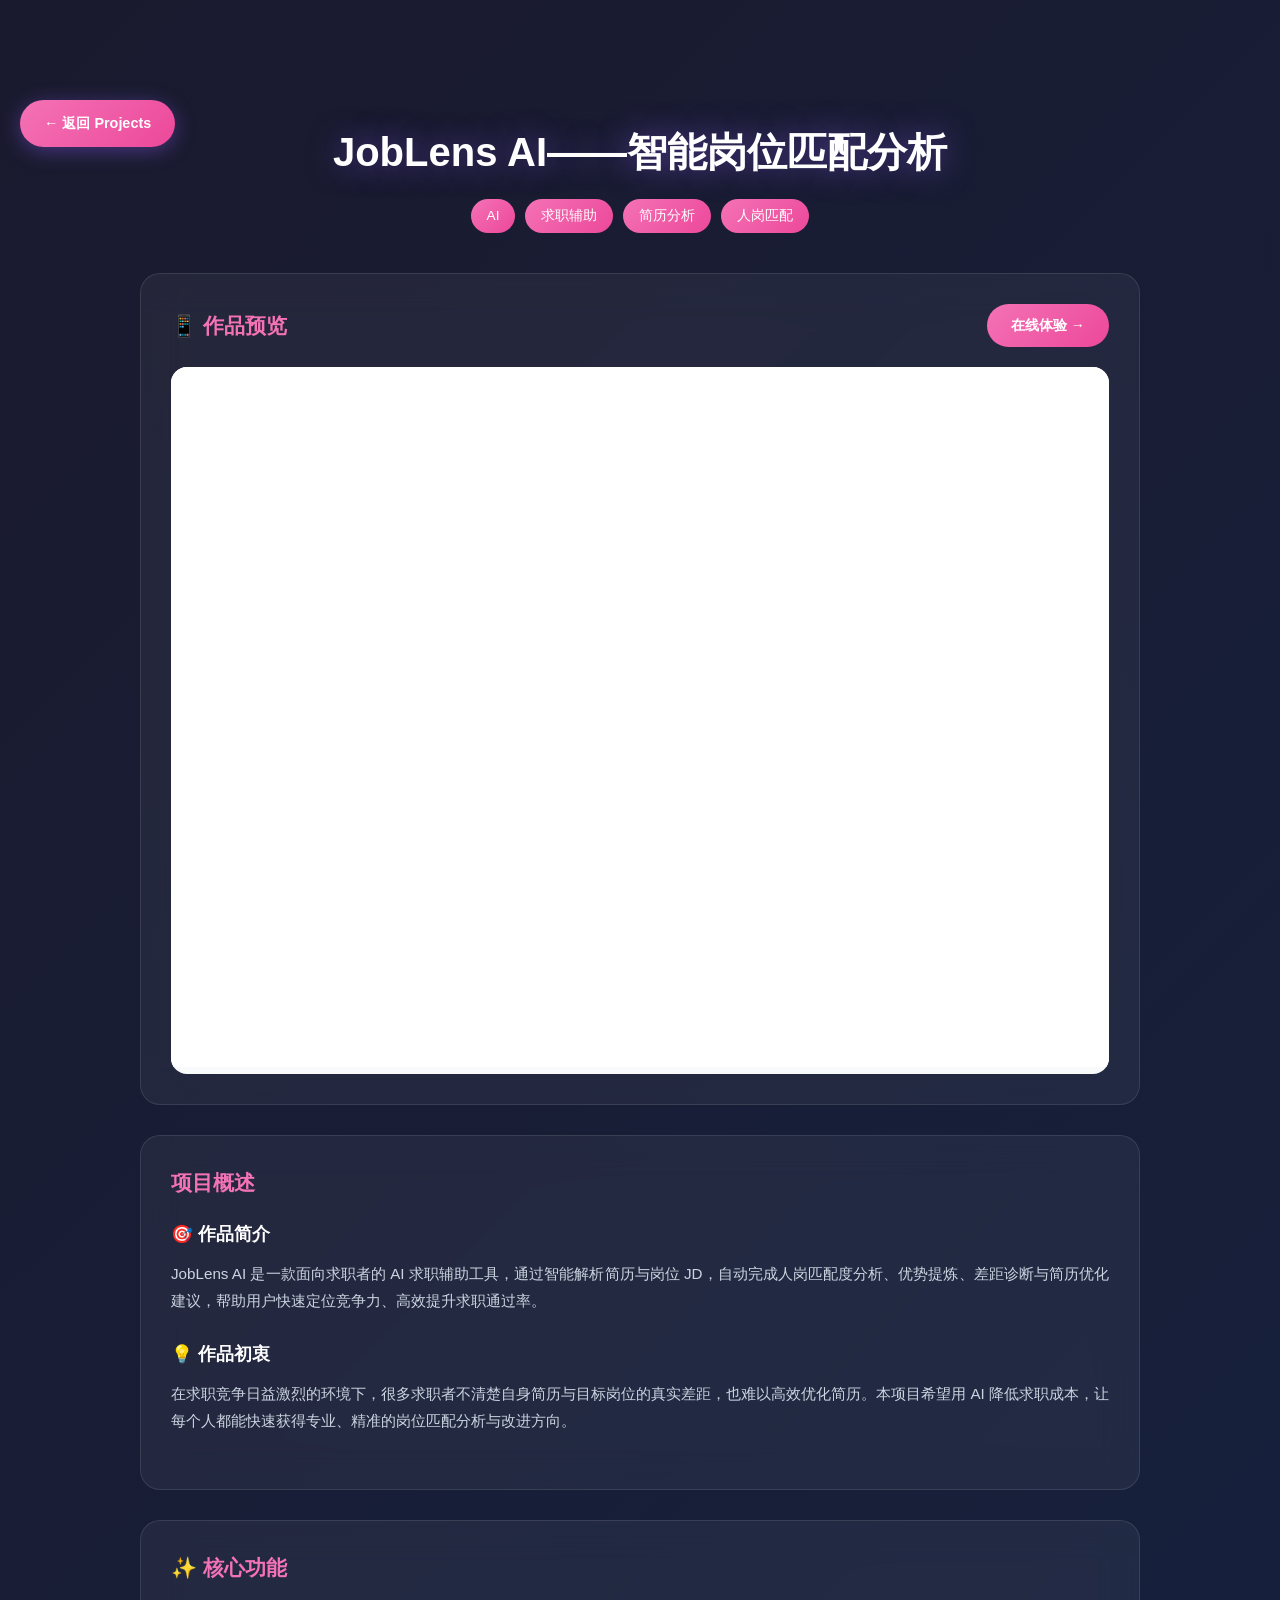
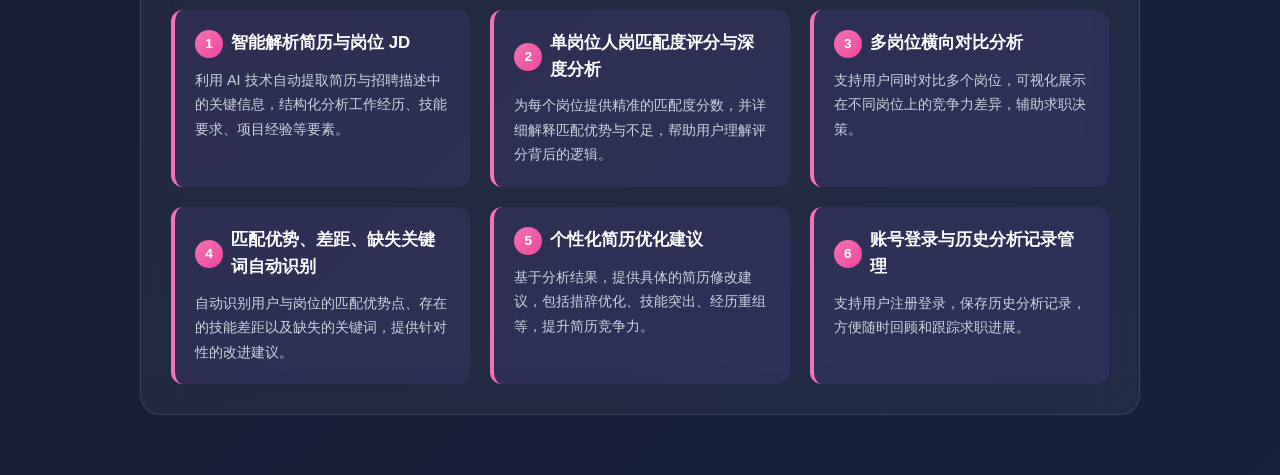
<file: project-joblens-ai.html>
<!DOCTYPE html>
<html lang="zh-CN">
<head>
    <meta charset="UTF-8">
    <meta name="viewport" content="width=device-width, initial-scale=1.0">
    <title>JobLens AI——智能岗位匹配分析 - 周颖淇的个人作品集</title>
    <link rel="stylesheet" href="styles.css">
    <style>
        .project-detail-page {
            padding: 120px 20px 60px;
            min-height: 100vh;
            background: linear-gradient(135deg, #1a1a2e 0%, #16213e 100%);
        }

        .detail-container {
            max-width: 1000px;
            margin: 0 auto;
        }

        .detail-header {
            text-align: center;
            margin-bottom: 40px;
            animation: fadeIn 0.6s ease;
        }

        .detail-title {
            font-size: 2.5rem;
            color: #fff;
            margin-bottom: 15px;
            text-shadow: 0 0 30px rgba(139, 92, 246, 0.5);
        }

        .detail-badges {
            display: flex;
            justify-content: center;
            gap: 10px;
            flex-wrap: wrap;
        }

        .detail-badge {
            background: linear-gradient(135deg, #F472B6, #EC4899);
            color: white;
            padding: 6px 16px;
            border-radius: 20px;
            font-size: 0.85rem;
            font-weight: 500;
        }

        /* 作品预览区 */
        .preview-section {
            background: rgba(255, 255, 255, 0.05);
            backdrop-filter: blur(20px);
            border-radius: 20px;
            padding: 30px;
            border: 1px solid rgba(255, 255, 255, 0.1);
            margin-bottom: 30px;
            animation: fadeIn 0.6s ease 0.1s both;
        }

        .preview-header {
            display: flex;
            justify-content: space-between;
            align-items: center;
            margin-bottom: 20px;
        }

        .preview-header h3 {
            color: #F472B6;
            font-size: 1.3rem;
            margin: 0;
        }

        .preview-link-btn {
            background: linear-gradient(135deg, #F472B6, #EC4899);
            color: white;
            border: none;
            padding: 10px 24px;
            border-radius: 30px;
            cursor: pointer;
            font-size: 0.9rem;
            font-weight: 600;
            transition: all 0.3s ease;
            text-decoration: none;
        }

        .preview-link-btn:hover {
            transform: translateY(-2px);
            box-shadow: 0 6px 30px rgba(139, 92, 246, 0.6);
        }

        .preview-frame-container {
            width: 100%;
            background: #f8fafc;
            border-radius: 16px;
            overflow: hidden;
            position: relative;
            min-height: 700px;
        }

        .preview-frame {
            width: 100%;
            height: 700px;
            border: none;
            background: white;
        }

        /* 作品简介区 */
        .overview-section {
            background: rgba(255, 255, 255, 0.05);
            backdrop-filter: blur(20px);
            border-radius: 20px;
            padding: 30px;
            border: 1px solid rgba(255, 255, 255, 0.1);
            margin-bottom: 30px;
            animation: fadeIn 0.6s ease 0.2s both;
        }

        .overview-title {
            color: #F472B6;
            font-size: 1.3rem;
            margin-bottom: 20px;
            font-weight: 600;
        }

        .overview-block {
            margin-bottom: 25px;
        }

        .overview-block h4 {
            color: #fff;
            font-size: 1.1rem;
            margin-bottom: 12px;
            font-weight: 600;
        }

        .overview-block p {
            color: #cbd5e1;
            line-height: 1.8;
            font-size: 0.95rem;
            text-align: justify;
        }

        /* 功能列表 */
        .features-section {
            background: rgba(255, 255, 255, 0.05);
            backdrop-filter: blur(20px);
            border-radius: 20px;
            padding: 30px;
            border: 1px solid rgba(255, 255, 255, 0.1);
            animation: fadeIn 0.6s ease 0.3s both;
        }

        .features-section h3 {
            color: #F472B6;
            font-size: 1.3rem;
            margin-bottom: 25px;
        }

        .feature-list {
            display: grid;
            grid-template-columns: repeat(auto-fit, minmax(280px, 1fr));
            gap: 20px;
        }

        .feature-card {
            background: rgba(139, 92, 246, 0.1);
            border-radius: 12px;
            padding: 20px;
            border-left: 4px solid #F472B6;
            transition: all 0.3s ease;
        }

        .feature-card:hover {
            background: rgba(139, 92, 246, 0.15);
            transform: translateX(5px);
        }

        .feature-title {
            color: #fff;
            font-size: 1.05rem;
            font-weight: 600;
            margin-bottom: 10px;
            display: flex;
            align-items: center;
            gap: 8px;
        }

        .feature-number {
            background: linear-gradient(135deg, #F472B6, #EC4899);
            color: white;
            width: 28px;
            height: 28px;
            border-radius: 50%;
            display: flex;
            align-items: center;
            justify-content: center;
            font-size: 0.85rem;
            font-weight: bold;
            flex-shrink: 0;
        }

        .feature-desc {
            color: #cbd5e1;
            line-height: 1.7;
            font-size: 0.9rem;
        }

        /* 返回按钮 */
        .back-btn {
            position: fixed;
            top: 100px;
            left: 20px;
            background: linear-gradient(135deg, #F472B6, #EC4899);
            color: white;
            border: none;
            padding: 12px 24px;
            border-radius: 30px;
            cursor: pointer;
            font-size: 0.9rem;
            font-weight: 600;
            display: flex;
            align-items: center;
            gap: 8px;
            box-shadow: 0 4px 20px rgba(139, 92, 246, 0.4);
            transition: all 0.3s ease;
            z-index: 1000;
            text-decoration: none;
        }

        .back-btn:hover {
            transform: translateY(-2px);
            box-shadow: 0 6px 30px rgba(139, 92, 246, 0.6);
        }

        /* 动画 */
        @keyframes fadeIn {
            from {
                opacity: 0;
                transform: translateY(30px);
            }
            to {
                opacity: 1;
                transform: translateY(0);
            }
        }

        /* 响应式 */
        @media (max-width: 768px) {
            .project-detail-page {
                padding: 100px 15px 40px;
            }

            .detail-title {
                font-size: 1.8rem;
            }

            .back-btn {
                top: 80px;
                padding: 10px 18px;
                font-size: 0.8rem;
            }

            .preview-header {
                flex-direction: column;
                gap: 15px;
                align-items: flex-start;
            }

            .feature-list {
                grid-template-columns: 1fr;
            }

            .preview-frame {
                height: 500px;
            }

            .preview-frame-container {
                min-height: 500px;
            }
        }
    </style>
</head>
<body>
    <a href="index.html#projects" class="back-btn">
        ← 返回 Projects
    </a>

    <section class="project-detail-page">
        <div class="detail-container">
            <div class="detail-header">
                <h1 class="detail-title">JobLens AI——智能岗位匹配分析</h1>
                <div class="detail-badges">
                    <span class="detail-badge">AI</span>
                    <span class="detail-badge">求职辅助</span>
                    <span class="detail-badge">简历分析</span>
                    <span class="detail-badge">人岗匹配</span>
                </div>
            </div>

            <!-- 作品预览 -->
            <div class="preview-section">
                <div class="preview-header">
                    <h3>📱 作品预览</h3>
                    <a href="https://d22bchg38b.coze.site/" target="_blank" class="preview-link-btn">
                        在线体验 →
                    </a>
                </div>
                <div class="preview-frame-container">
                    <iframe
                        src="https://d22bchg38b.coze.site/"
                        class="preview-frame"
                        frameborder="0"
                        scrolling="auto">
                    </iframe>
                </div>
            </div>

            <!-- 项目概述 -->
            <div class="overview-section">
                <h2 class="overview-title">项目概述</h2>

                <div class="overview-block">
                    <h4>🎯 作品简介</h4>
                    <p>JobLens AI 是一款面向求职者的 AI 求职辅助工具，通过智能解析简历与岗位 JD，自动完成人岗匹配度分析、优势提炼、差距诊断与简历优化建议，帮助用户快速定位竞争力、高效提升求职通过率。</p>
                </div>

                <div class="overview-block">
                    <h4>💡 作品初衷</h4>
                    <p>在求职竞争日益激烈的环境下，很多求职者不清楚自身简历与目标岗位的真实差距，也难以高效优化简历。本项目希望用 AI 降低求职成本，让每个人都能快速获得专业、精准的岗位匹配分析与改进方向。</p>
                </div>
            </div>

            <!-- 核心功能 -->
            <div class="features-section">
                <h3>✨ 核心功能</h3>
                <div class="feature-list">
                    <div class="feature-card">
                        <div class="feature-title">
                            <span class="feature-number">1</span>
                            <span>智能解析简历与岗位 JD</span>
                        </div>
                        <div class="feature-desc">
                            利用 AI 技术自动提取简历与招聘描述中的关键信息，结构化分析工作经历、技能要求、项目经验等要素。
                        </div>
                    </div>

                    <div class="feature-card">
                        <div class="feature-title">
                            <span class="feature-number">2</span>
                            <span>单岗位人岗匹配度评分与深度分析</span>
                        </div>
                        <div class="feature-desc">
                            为每个岗位提供精准的匹配度分数，并详细解释匹配优势与不足，帮助用户理解评分背后的逻辑。
                        </div>
                    </div>

                    <div class="feature-card">
                        <div class="feature-title">
                            <span class="feature-number">3</span>
                            <span>多岗位横向对比分析</span>
                        </div>
                        <div class="feature-desc">
                            支持用户同时对比多个岗位，可视化展示在不同岗位上的竞争力差异，辅助求职决策。
                        </div>
                    </div>

                    <div class="feature-card">
                        <div class="feature-title">
                            <span class="feature-number">4</span>
                            <span>匹配优势、差距、缺失关键词自动识别</span>
                        </div>
                        <div class="feature-desc">
                            自动识别用户与岗位的匹配优势点、存在的技能差距以及缺失的关键词，提供针对性的改进建议。
                        </div>
                    </div>

                    <div class="feature-card">
                        <div class="feature-title">
                            <span class="feature-number">5</span>
                            <span>个性化简历优化建议</span>
                        </div>
                        <div class="feature-desc">
                            基于分析结果，提供具体的简历修改建议，包括措辞优化、技能突出、经历重组等，提升简历竞争力。
                        </div>
                    </div>

                    <div class="feature-card">
                        <div class="feature-title">
                            <span class="feature-number">6</span>
                            <span>账号登录与历史分析记录管理</span>
                        </div>
                        <div class="feature-desc">
                            支持用户注册登录，保存历史分析记录，方便随时回顾和跟踪求职进展。
                        </div>
                    </div>
                </div>
            </div>
        </div>
    </section>

    <script>
        // 添加滚动动画
        const observer = new IntersectionObserver((entries) => {
            entries.forEach(entry => {
                if (entry.isIntersecting) {
                    entry.target.style.opacity = '1';
                    entry.target.style.transform = 'translateY(0)';
                }
            });
        }, { threshold: 0.1 });

        document.querySelectorAll('.feature-card').forEach(card => {
            card.style.opacity = '0';
            card.style.transform = 'translateY(20px)';
            card.style.transition = 'opacity 0.5s ease, transform 0.5s ease';
            observer.observe(card);
        });
    </script>
</body>
</html>
</file>
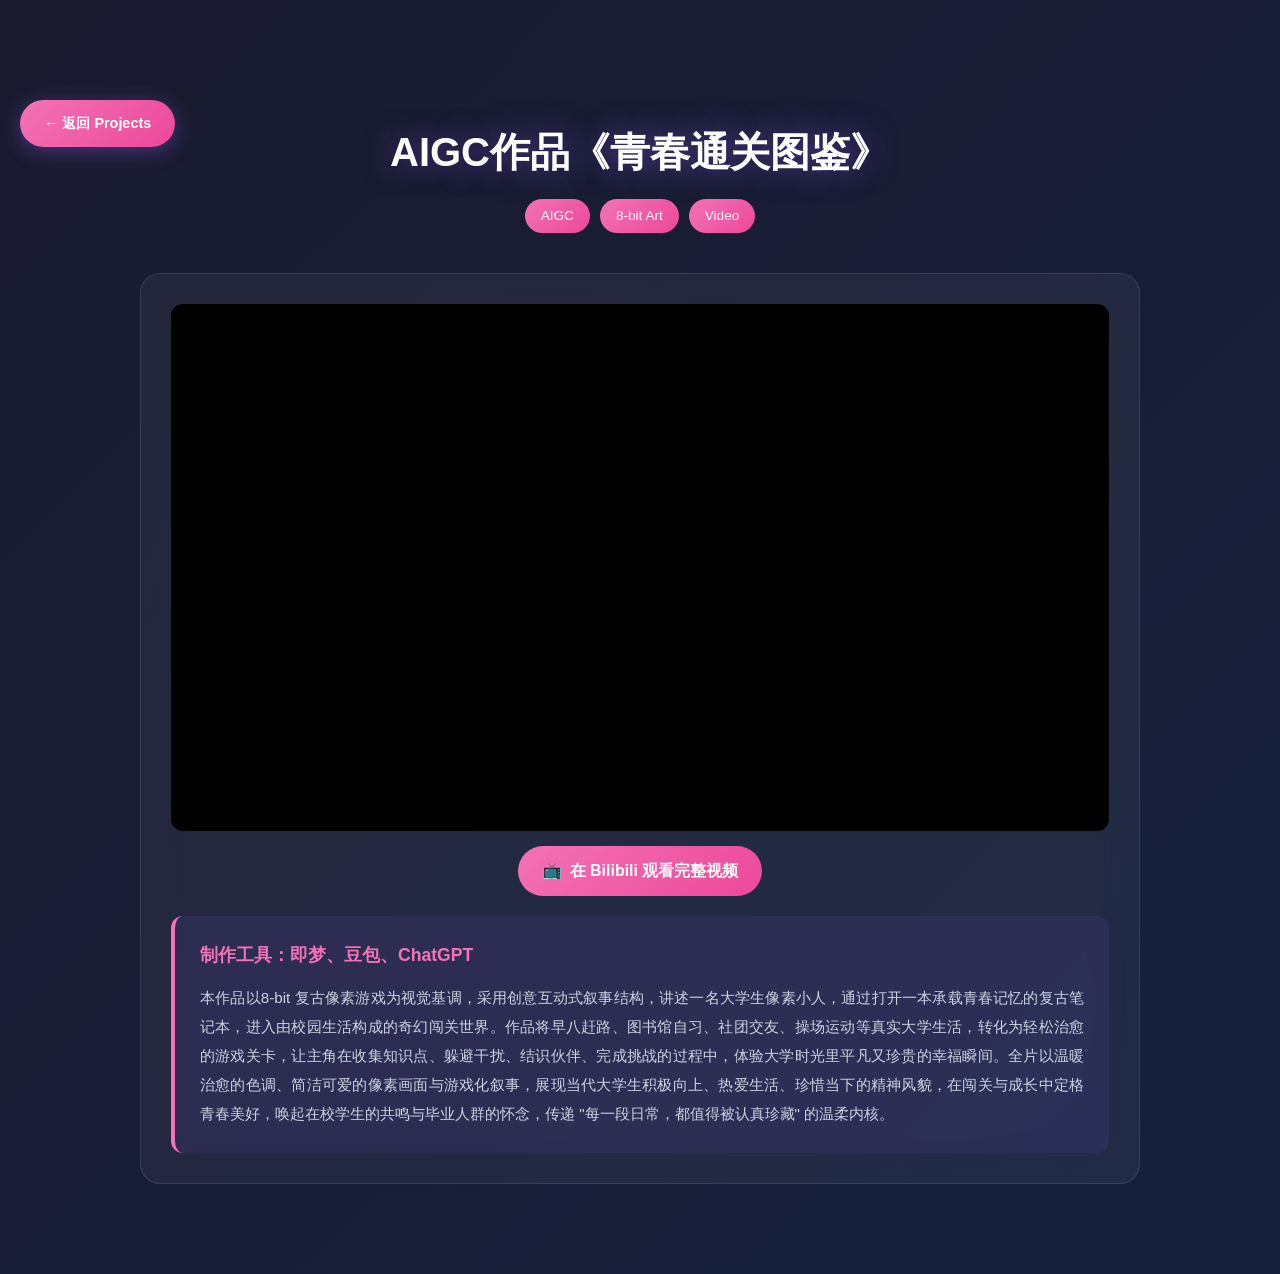
<file: project-youth-guide.html>
<!DOCTYPE html>
<html lang="zh-CN">
<head>
    <meta charset="UTF-8">
    <meta name="viewport" content="width=device-width, initial-scale=1.0">
    <title>青春通关图鉴 - 周颖淇的个人作品集</title>
    <link rel="stylesheet" href="styles.css">
    <style>
        .project-detail-page {
            padding: 120px 20px 60px;
            min-height: 100vh;
            background: linear-gradient(135deg, #1a1a2e 0%, #16213e 100%);
        }

        .detail-container {
            max-width: 1000px;
            margin: 0 auto;
        }

        .detail-header {
            text-align: center;
            margin-bottom: 40px;
            animation: fadeIn 0.6s ease;
        }

        .detail-title {
            font-size: 2.5rem;
            color: #fff;
            margin-bottom: 15px;
            text-shadow: 0 0 30px rgba(139, 92, 246, 0.5);
        }

        .detail-badges {
            display: flex;
            justify-content: center;
            gap: 10px;
            flex-wrap: wrap;
        }

        .detail-badge {
            background: linear-gradient(135deg, #F472B6, #EC4899);
            color: white;
            padding: 6px 16px;
            border-radius: 20px;
            font-size: 0.85rem;
            font-weight: 500;
        }

        /* 视频容器 */
        .video-section {
            background: rgba(255, 255, 255, 0.05);
            backdrop-filter: blur(20px);
            border-radius: 20px;
            padding: 30px;
            border: 1px solid rgba(255, 255, 255, 0.1);
            margin-bottom: 30px;
            animation: fadeIn 0.6s ease 0.1s both;
        }

        .video-wrapper {
            width: 100%;
            position: relative;
            border-radius: 12px;
            overflow: hidden;
            background: #000;
            aspect-ratio: 16 / 9;
        }

        .video-wrapper iframe {
            width: 100%;
            height: 100%;
            display: block;
            border: none;
        }

        /* 视频信息 */
        .video-info-section {
            background: rgba(139, 92, 246, 0.1);
            border-left: 4px solid #F472B6;
            border-radius: 12px;
            padding: 25px;
            margin-top: 20px;
            animation: fadeIn 0.6s ease 0.2s both;
        }

        .video-info-label {
            color: #F472B6;
            font-weight: 600;
            margin-bottom: 15px;
            font-size: 1.1rem;
        }

        .video-info-content {
            color: #cbd5e1;
            line-height: 1.9;
            font-size: 0.95rem;
            text-align: justify;
        }

        /* 返回按钮 */
        .back-btn {
            position: fixed;
            top: 100px;
            left: 20px;
            background: linear-gradient(135deg, #F472B6, #EC4899);
            color: white;
            border: none;
            padding: 12px 24px;
            border-radius: 30px;
            cursor: pointer;
            font-size: 0.9rem;
            font-weight: 600;
            display: flex;
            align-items: center;
            gap: 8px;
            box-shadow: 0 4px 20px rgba(139, 92, 246, 0.4);
            transition: all 0.3s ease;
            z-index: 1000;
            text-decoration: none;
        }

        .back-btn:hover {
            transform: translateY(-2px);
            box-shadow: 0 6px 30px rgba(139, 92, 246, 0.6);
        }

        /* 动画 */
        @keyframes fadeIn {
            from {
                opacity: 0;
                transform: translateY(30px);
            }
            to {
                opacity: 1;
                transform: translateY(0);
            }
        }

        /* 响应式 */
        @media (max-width: 768px) {
            .project-detail-page {
                padding: 100px 15px 40px;
            }

            .detail-title {
                font-size: 1.8rem;
            }

            .back-btn {
                top: 80px;
                padding: 10px 18px;
                font-size: 0.8rem;
            }

            .video-wrapper {
                aspect-ratio: 16 / 9;
            }
        }
    </style>
</head>
<body>
    <a href="index.html#projects" class="back-btn">
        ← 返回 Projects
    </a>

    <section class="project-detail-page">
        <div class="detail-container">
            <div class="detail-header">
                <h1 class="detail-title">AIGC作品《青春通关图鉴》</h1>
                <div class="detail-badges">
                    <span class="detail-badge">AIGC</span>
                    <span class="detail-badge">8-bit Art</span>
                    <span class="detail-badge">Video</span>
                </div>
            </div>

            <!-- 视频区域 -->
            <div class="video-section">
                <div class="video-wrapper">
                    <iframe src="https://player.bilibili.com/player.html?bvid=BV13cPWzyExk&page=1&high_quality=1&danmaku=0" 
                            scrolling="no" 
                            border="0" 
                            frameborder="no" 
                            framespacing="0" 
                            allowfullscreen="true">
                    </iframe>
                </div>

                <!-- 备用链接 -->
                <div style="text-align: center; margin-top: 15px;">
                    <a href="https://www.bilibili.com/video/BV13cPWzyExk/" 
                       target="_blank" 
                       style="display: inline-flex; align-items: center; gap: 8px; 
                              background: linear-gradient(135deg, #F472B6, #EC4899); 
                              color: white; padding: 12px 24px; border-radius: 30px; 
                              text-decoration: none; font-weight: 600; transition: all 0.3s ease;">
                        <span>📺</span>
                        <span>在 Bilibili 观看完整视频</span>
                    </a>
                </div>

                <!-- 作品说明 -->
                <div class="video-info-section">
                    <div class="video-info-label">制作工具：即梦、豆包、ChatGPT</div>
                    <div class="video-info-content" id="videoDescription">
                        本作品以8-bit 复古像素游戏为视觉基调，采用创意互动式叙事结构，讲述一名大学生像素小人，通过打开一本承载青春记忆的复古笔记本，进入由校园生活构成的奇幻闯关世界。作品将早八赶路、图书馆自习、社团交友、操场运动等真实大学生活，转化为轻松治愈的游戏关卡，让主角在收集知识点、躲避干扰、结识伙伴、完成挑战的过程中，体验大学时光里平凡又珍贵的幸福瞬间。全片以温暖治愈的色调、简洁可爱的像素画面与游戏化叙事，展现当代大学生积极向上、热爱生活、珍惜当下的精神风貌，在闯关与成长中定格青春美好，唤起在校学生的共鸣与毕业人群的怀念，传递 "每一段日常，都值得被认真珍藏" 的温柔内核。
                    </div>
                </div>
            </div>
        </div>
    </section>
</body>
</html>
</file>
<file: styles.css>
/* Tailwind CSS CDN */
/* @import url('https://cdn.jsdelivr.net/npm/tailwindcss@2.2.19/dist/tailwind.min.css'); */

/* Custom color variables - Pink Theme */
:root {
    --primary: #EC4899;
    --primary-dark: #DB2777;
    --primary-light: #F472B6;
    --secondary: #FB7185;
    --accent: #F472B6;
    --bg-light: #FFFFFF;
    --bg-white: #FFFFFF;
    --text-dark: #1E293B;
    --text-gray: #64748B;
    --text-light: #94A3B8;
    --y2k-blue: #EC4899;
    --y2k-pink: #EC4899;
    --y2k-purple: #F472B6;
    --y2k-cyan: #FB7185;
}

/* Reset & Base Styles */
* {
    margin: 0;
    padding: 0;
    box-sizing: border-box;
}

html {
    scroll-behavior: smooth;
}

body {
    font-family: 'Noto Sans SC', -apple-system, BlinkMacSystemFont, sans-serif;
    color: var(--text-dark);
    background-color: #FFFFFF;
    line-height: 1.6;
    position: relative;
}

/* 动态弥散紫光背景 */
.ambient-light-container {
    position: fixed;
    top: 0;
    left: 0;
    width: 100%;
    height: 100%;
    pointer-events: none;
    z-index: -1;
    overflow: hidden;
}

.ambient-light {
    position: absolute;
    border-radius: 50%;
    filter: blur(120px);
    opacity: 0.3;
    pointer-events: none;
}

.light-1 {
    width: 600px;
    height: 600px;
    background: radial-gradient(circle, rgba(236, 72, 153, 0.6) 0%, rgba(168, 85, 247, 0.3) 50%, transparent 70%);
    top: 10%;
    left: -10%;
    animation: floatLight1 20s ease-in-out infinite;
}

.light-2 {
    width: 500px;
    height: 500px;
    background: radial-gradient(circle, rgba(244, 114, 182, 0.5) 0%, rgba(251, 113, 133, 0.25) 50%, transparent 70%);
    top: 40%;
    right: -5%;
    animation: floatLight2 25s ease-in-out infinite;
}

.light-3 {
    width: 400px;
    height: 400px;
    background: radial-gradient(circle, rgba(168, 85, 247, 0.5) 0%, rgba(236, 72, 153, 0.25) 50%, transparent 70%);
    bottom: 20%;
    left: 20%;
    animation: floatLight3 18s ease-in-out infinite;
}

.light-4 {
    width: 350px;
    height: 350px;
    background: radial-gradient(circle, rgba(251, 113, 133, 0.45) 0%, rgba(244, 114, 182, 0.2) 50%, transparent 70%);
    bottom: 30%;
    right: 15%;
    animation: floatLight4 22s ease-in-out infinite;
}

@keyframes floatLight1 {
    0%, 100% {
        transform: translate(0, 0) scale(1);
    }
    25% {
        transform: translate(100px, 50px) scale(1.1);
    }
    50% {
        transform: translate(50px, 100px) scale(0.95);
    }
    75% {
        transform: translate(-30px, 30px) scale(1.05);
    }
}

@keyframes floatLight2 {
    0%, 100% {
        transform: translate(0, 0) scale(1);
    }
    33% {
        transform: translate(-80px, 60px) scale(1.15);
    }
    66% {
        transform: translate(-40px, -40px) scale(0.9);
    }
}

@keyframes floatLight3 {
    0%, 100% {
        transform: translate(0, 0) scale(1);
    }
    50% {
        transform: translate(60px, -80px) scale(1.1);
    }
}

@keyframes floatLight4 {
    0%, 100% {
        transform: translate(0, 0) scale(1);
    }
    25% {
        transform: translate(-50px, -30px) scale(0.95);
    }
    50% {
        transform: translate(30px, -60px) scale(1.08);
    }
    75% {
        transform: translate(20px, 20px) scale(1.02);
    }
}

.container {
    max-width: 1200px;
    margin: 0 auto;
    padding: 0 2rem;
}

/* Navigation - Dark Theme */
.navbar {
    position: fixed;
    top: 0;
    left: 0;
    right: 0;
    background: #1a1a2e;
    z-index: 1000;
    padding: 1rem 0;
    border-bottom: 2px solid var(--y2k-pink);
}

.nav-container {
    max-width: 1200px;
    margin: 0 auto;
    padding: 0 2rem;
    display: flex;
    justify-content: space-between;
    align-items: center;
}

.nav-brand {
    font-family: 'Press Start 2P', cursive;
    font-size: 1.2rem;
    color: var(--y2k-pink);
    text-shadow: 2px 2px 0px var(--y2k-purple);
    text-decoration: none;
    cursor: pointer;
    transition: transform 0.3s ease;
}

.nav-brand:hover {
    transform: scale(1.05);
}

.nav-menu {
    display: flex;
    list-style: none;
    gap: 2rem;
}

.nav-menu a {
    text-decoration: none;
    color: #fff;
    font-weight: 500;
    transition: color 0.3s ease;
    position: relative;
}

.nav-menu a:hover {
    color: var(--y2k-pink);
}

/* Hero Section - Y2K Style */
.hero {
    min-height: 100vh;
    position: relative;
    padding: 80px 2rem 2rem;
    overflow: hidden;
    display: flex;
    background-color: #1a1a2e;
    background-image: url('assets/ChatGPT Image Feb 9, 2026 at 09_55_52 PM.png');
    background-size: cover;
    background-position: center;
    background-repeat: no-repeat;
    z-index: 1;
}

/* Pixelated background pattern */
.hero-bg {
    position: absolute;
    top: 0;
    left: 0;
    right: 0;
    bottom: 0;
    background: rgba(255, 255, 255, 0.1);
    z-index: 0;
}

/* Pixel clouds */
.cloud {
    position: absolute;
    font-size: 4rem;
    opacity: 0.6;
    z-index: 1;
    animation: float 6s ease-in-out infinite;
}

.cloud-1 {
    top: 15%;
    left: 5%;
    animation-delay: 0s;
}

.cloud-2 {
    top: 60%;
    left: 10%;
    animation-delay: 2s;
}

.cloud-3 {
    top: 30%;
    right: 35%;
    animation-delay: 4s;
}

@keyframes float {
    0%, 100% { transform: translateY(0); }
    50% { transform: translateY(-20px); }
}

.hero-content {
    position: relative;
    z-index: 2;
    width: 60%;
    display: flex;
    flex-direction: column;
    justify-content: center;
    padding: 2rem;
}

/* ABOUT ME Title */
.about-me-title {
    margin-bottom: 1.5rem;
}

.about-me-img {
    max-width: 100%;
    height: auto;
    max-height: 80px;
    object-fit: contain;
}

/* Main Title */
.hero-main-title {
    font-family: 'Press Start 2P', cursive;
    font-size: 2rem;
    font-weight: 400;
    color: #00CED1;
    margin-bottom: 1.5rem;
    text-shadow: 4px 4px 0 rgba(0,0,0,0.5);
    line-height: 1.5;
}

.hero-main-title .highlight {
    color: #00CED1;
    font-size: 2.5rem;
}

.hero-main-title .name-highlight {
    color: #FFD700;
    text-shadow: 4px 4px 0 #FF69B4, -2px -2px 0 #fff;
}

/* Intro Card */
.intro-card {
    position: relative;
    background: rgba(255, 255, 255, 0.95);
    border: 4px solid #FF69B4;
    border-radius: 15px;
    padding: 1.5rem;
    margin-bottom: 2rem;
    max-width: 500px;
    box-shadow: 8px 8px 0 rgba(0,0,0,0.2);
}

.cd-icon {
    position: absolute;
    top: -20px;
    left: -20px;
    font-size: 2.5rem;
    animation: spin 4s linear infinite;
}

@keyframes spin {
    from { transform: rotate(0deg); }
    to { transform: rotate(360deg); }
}

.intro-text {
    color: #4A3FDB;
    font-size: 14px;
    line-height: 1.8;
}

.intro-text p {
    margin-bottom: 0.75rem;
}

.sticker {
    position: absolute;
    font-size: 2rem;
}

.sticker.chick {
    bottom: -15px;
    right: -15px;
}

/* Y2K Buttons */
.hero-buttons {
    display: flex;
    gap: 1.5rem;
}

.btn-y2k {
    padding: 1rem 2.5rem;
    border-radius: 50px;
    font-weight: 700;
    text-decoration: none;
    transition: all 0.3s ease;
    border: 3px solid #fff;
    box-shadow: 5px 5px 0 rgba(0,0,0,0.3);
    font-size: 1.1rem;
}

.btn-blue {
    background: linear-gradient(135deg, #4169E1 0%, #00CED1 100%);
    color: #fff;
}

.btn-pink {
    background: linear-gradient(135deg, #FF69B4 0%, #FF1493 100%);
    color: #fff;
}

.btn-y2k:hover {
    transform: translate(-3px, -3px);
    box-shadow: 8px 8px 0 rgba(0,0,0,0.3);
}

/* Retro Phone Frame - Right Side */
.hero-phone {
    position: absolute;
    right: 8%;
    top: 50%;
    transform: translateY(-50%);
    z-index: 3;
}

.phone-frame {
    background: linear-gradient(145deg, #2d2d2d 0%, #1a1a1a 100%);
    border-radius: 40px;
    padding: 12px;
    box-shadow: 
        0 0 0 3px #FF69B4,
        0 0 0 6px #4A3FDB,
        0 0 0 9px #00CED1,
        15px 15px 40px rgba(0,0,0,0.6),
        inset 0 0 20px rgba(255,105,180,0.2);
    transform: rotate(-8deg);
    transition: transform 0.4s ease;
    position: relative;
}

.phone-frame:hover {
    transform: rotate(-3deg) scale(1.03);
}

/* Phone Header */
.phone-header {
    display: flex;
    flex-direction: column;
    align-items: center;
    padding: 8px 0;
    position: relative;
}

.phone-notch {
    width: 80px;
    height: 20px;
    background: #000;
    border-radius: 0 0 15px 15px;
    position: absolute;
    top: 0;
}

.phone-speaker {
    width: 40px;
    height: 4px;
    background: #444;
    border-radius: 2px;
    margin-top: 5px;
}

/* Heart Decorations */
.heart-decorations {
    position: absolute;
    top: -20px;
    left: -30px;
    right: -30px;
    pointer-events: none;
    z-index: 10;
}

.heart-float {
    position: absolute;
    font-size: 1.5rem;
    animation: heartFloat 3s ease-in-out infinite;
    filter: drop-shadow(2px 2px 2px rgba(0,0,0,0.3));
}

.heart-1 { top: 10px; left: 0; animation-delay: 0s; }
.heart-2 { top: 40px; left: -20px; animation-delay: 0.5s; }
.heart-3 { top: 80px; left: -10px; animation-delay: 1s; }
.heart-4 { top: 5px; right: 0; animation-delay: 0.3s; }
.heart-5 { top: 50px; right: -15px; animation-delay: 0.8s; }
.heart-6 { top: 90px; right: -5px; animation-delay: 1.3s; }

@keyframes heartFloat {
    0%, 100% { transform: translateY(0) rotate(0deg); }
    50% { transform: translateY(-10px) rotate(5deg); }
}

/* Phone Screen */
.phone-screen {
    width: 260px;
    height: 380px;
    background: #000;
    border-radius: 25px;
    overflow: hidden;
    position: relative;
    border: 2px solid #333;
}

.phone-photo {
    width: 100%;
    height: 100%;
    object-fit: cover;
}

/* Rainbow Sticker */
.rainbow-sticker {
    position: absolute;
    bottom: 60px;
    right: 10px;
    font-size: 2.5rem;
    animation: rainbowBounce 2s ease-in-out infinite;
    filter: drop-shadow(3px 3px 0 rgba(0,0,0,0.3));
}

@keyframes rainbowBounce {
    0%, 100% { transform: scale(1) rotate(-10deg); }
    50% { transform: scale(1.1) rotate(10deg); }
}

/* Star Sticker */
.star-sticker {
    position: absolute;
    top: 20px;
    left: 15px;
    font-size: 1.8rem;
    animation: starTwinkle 1.5s ease-in-out infinite;
}

@keyframes starTwinkle {
    0%, 100% { opacity: 1; transform: scale(1); }
    50% { opacity: 0.7; transform: scale(0.9); }
}

/* Phone Footer */
.phone-footer {
    display: flex;
    justify-content: space-between;
    align-items: center;
    margin-top: 12px;
    padding: 8px 15px;
    background: linear-gradient(145deg, #1a1a2e 0%, #2d2d2d 100%);
    border-radius: 20px;
}

.phone-button {
    font-size: 1.3rem;
    cursor: pointer;
    transition: transform 0.2s ease;
}

.phone-button:hover {
    transform: scale(1.2);
}

.phone-home-btn {
    width: 45px;
    height: 45px;
    background: linear-gradient(145deg, #333 0%, #222 100%);
    border-radius: 50%;
    display: flex;
    align-items: center;
    justify-content: center;
    border: 2px solid #444;
    box-shadow: inset 0 2px 5px rgba(0,0,0,0.5);
}

.phone-home-btn .square {
    font-size: 1rem;
    filter: grayscale(100%) brightness(2);
}

/* Bottom Decoration */
.bottom-decoration {
    position: absolute;
    bottom: 0;
    right: 0;
    width: 40%;
    height: 200px;
    background: linear-gradient(135deg, rgba(255,105,180,0.3) 0%, rgba(138,43,226,0.3) 100%);
    border-radius: 100px 0 0 0;
    z-index: 1;
}

/* Section Styles */
.section {
    padding: 6rem 0;
}

.section:nth-child(even) {
    background: rgba(255, 255, 255, 0.6);
}

.section-title {
    font-size: 2.5rem;
    font-weight: 700;
    text-align: center;
    margin-bottom: 4rem;
    background: linear-gradient(135deg, var(--primary) 0%, var(--accent) 100%);
    -webkit-background-clip: text;
    -webkit-text-fill-color: transparent;
    background-clip: text;
}

/* ==================== Experiences Section - Glassmorphism ==================== */
.experiences {
    background: rgba(255, 255, 255, 0.6);
    min-height: 100vh;
}

.exp-section {
    margin-bottom: 4rem;
}

.exp-section-title {
    font-size: 1.4rem;
    font-weight: 600;
    color: #fff;
    margin-bottom: 1.5rem;
    display: flex;
    align-items: center;
    gap: 0.75rem;
    background: linear-gradient(135deg, rgba(236, 72, 153, 0.9) 0%, rgba(251, 113, 133, 0.9) 100%);
    padding: 1rem 1.5rem;
    border-radius: 12px;
    box-shadow: 0 4px 15px rgba(236, 72, 153, 0.3);
}

.exp-icon {
    font-size: 1.5rem;
}

/* Glass Card Base */
.glass-card {
    background: rgba(255, 255, 255, 0.7);
    backdrop-filter: blur(20px);
    -webkit-backdrop-filter: blur(20px);
    border: 1px solid rgba(255, 255, 255, 0.5);
    border-radius: 20px;
    padding: 1.5rem;
    box-shadow: 
        0 4px 6px -1px rgba(0, 0, 0, 0.05),
        0 10px 15px -3px rgba(0, 0, 0, 0.08),
        inset 0 1px 0 rgba(255, 255, 255, 0.6);
    transition: all 0.4s cubic-bezier(0.4, 0, 0.2, 1);
}

.glass-card:hover {
    transform: translateY(-4px);
    background: rgba(255, 255, 255, 0.85);
    box-shadow: 
        0 20px 25px -5px rgba(0, 0, 0, 0.08),
        0 10px 10px -5px rgba(0, 0, 0, 0.04),
        inset 0 1px 0 rgba(255, 255, 255, 0.8);
}

/* Education Timeline */
.edu-timeline {
    position: relative;
    max-width: 800px;
    margin: 0 auto;
}

.edu-timeline-item {
    display: flex;
    gap: 1.5rem;
    margin-bottom: 1.5rem;
    position: relative;
}

.edu-timeline-item:last-child {
    margin-bottom: 0;
}

.edu-timeline-marker {
    display: flex;
    flex-direction: column;
    align-items: center;
    flex-shrink: 0;
    width: 24px;
}

.edu-timeline-dot {
    width: 20px;
    height: 20px;
    border-radius: 50%;
    background: linear-gradient(135deg, #EC4899 0%, #F472B6 100%);
    border: 4px solid rgba(255, 255, 255, 0.8);
    box-shadow: 0 0 0 4px rgba(236, 72, 153, 0.2);
    flex-shrink: 0;
}

.edu-timeline-dot-graduated {
    background: linear-gradient(135deg, #10b981 0%, #34d399 100%);
    box-shadow: 0 0 0 4px rgba(16, 185, 129, 0.2);
}

.edu-timeline-line {
    width: 2px;
    flex: 1;
    background: linear-gradient(to bottom, rgba(236, 72, 153, 0.3), rgba(236, 72, 153, 0.1));
    margin: 8px 0;
}

.edu-timeline-card {
    flex: 1;
    padding: 1.25rem;
}

.edu-timeline-header {
    display: flex;
    align-items: flex-start;
    gap: 1rem;
}

.edu-logo-small {
    width: 56px;
    height: 56px;
    border-radius: 50%;
    overflow: hidden;
    flex-shrink: 0;
    background: white;
    box-shadow: 0 4px 12px rgba(236, 72, 153, 0.2);
    display: flex;
    align-items: center;
    justify-content: center;
    padding: 4px;
}

.edu-logo-small img {
    width: 100%;
    height: 100%;
    object-fit: contain;
}

.edu-timeline-info {
    flex: 1;
}

.edu-timeline-title-row {
    display: flex;
    align-items: center;
    gap: 0.75rem;
    margin-bottom: 0.5rem;
    flex-wrap: wrap;
}

.edu-school {
    font-size: 1.15rem;
    font-weight: 700;
    color: #1e293b;
}

.edu-school-en {
    font-size: 0.85rem;
    color: #EC4899;
    font-weight: 500;
    margin-bottom: 0.3rem;
    font-style: italic;
}

.edu-badge {
    background: linear-gradient(135deg, #EC4899 0%, #F472B6 100%);
    color: white;
    padding: 0.2rem 0.6rem;
    border-radius: 20px;
    font-size: 0.7rem;
    font-weight: 600;
}

.edu-badge-graduated {
    background: linear-gradient(135deg, #10b981 0%, #34d399 100%);
}

.edu-degree {
    font-size: 0.95rem;
    color: #4b5563;
    font-weight: 500;
    margin-bottom: 0.1rem;
}

.edu-degree-en {
    font-size: 0.8rem;
    color: #6b7280;
    font-weight: 400;
    margin-bottom: 0.25rem;
    font-style: italic;
}

.edu-time {
    font-size: 0.85rem;
    color: #6b7280;
}

@media (max-width: 640px) {
    .edu-timeline-item {
        gap: 1rem;
    }
    
    .edu-timeline-header {
        flex-direction: column;
        gap: 0.75rem;
    }
}

/* Internships Timeline */
.intern-timeline {
    position: relative;
}

.intern-timeline-item {
    display: flex;
    gap: 1.5rem;
    position: relative;
    margin-bottom: 1.5rem;
}

.intern-timeline-item:last-child {
    margin-bottom: 0;
}

.intern-timeline-marker {
    display: flex;
    flex-direction: column;
    align-items: center;
    flex-shrink: 0;
    width: 16px;
}

.intern-timeline-dot {
    width: 16px;
    height: 16px;
    border-radius: 50%;
    background: linear-gradient(135deg, #EC4899 0%, #F472B6 100%);
    border: 3px solid white;
    box-shadow: 0 0 0 3px rgba(236, 72, 153, 0.2);
    flex-shrink: 0;
}

.intern-timeline-line {
    width: 3px;
    flex: 1;
    background: linear-gradient(to bottom, rgba(236, 72, 153, 0.3), rgba(244, 114, 182, 0.1));
    margin: 8px 0;
    border-radius: 2px;
}

.intern-timeline-card {
    flex: 1;
    padding: 1.5rem;
}

.intern-timeline-header {
    display: flex;
    justify-content: space-between;
    align-items: flex-start;
    margin-bottom: 1rem;
    flex-wrap: wrap;
    gap: 0.75rem;
}

.intern-timeline-info {
    flex: 1;
}

.intern-timeline-title-row {
    display: flex;
    align-items: center;
    gap: 0.75rem;
    flex-wrap: wrap;
    margin-bottom: 0.5rem;
}

.intern-company {
    font-size: 1.2rem;
    font-weight: 700;
    color: #1e293b;
}

.intern-position {
    font-size: 1rem;
    color: #EC4899;
    font-weight: 500;
}

.intern-duration {
    background: rgba(236, 72, 153, 0.1);
    color: #EC4899;
    padding: 0.4rem 0.8rem;
    border-radius: 20px;
    font-size: 0.8rem;
    font-weight: 600;
    white-space: nowrap;
}

.intern-highlights {
    list-style: none;
    padding: 0;
    margin: 0;
}

.intern-highlights li {
    position: relative;
    padding-left: 1.5rem;
    margin-bottom: 0.6rem;
    color: #4b5563;
    line-height: 1.4;
    font-size: 0.95rem;
}

.intern-highlights li::before {
    content: '▸';
    position: absolute;
    left: 0;
    color: #EC4899;
    font-weight: bold;
}

@media (max-width: 640px) {
    .intern-timeline-item {
        gap: 1rem;
    }
    
    .intern-timeline-header {
        flex-direction: column;
        gap: 0.75rem;
    }
    
    .intern-company {
        font-size: 1.1rem;
    }
}

/* Experience Cards */
.exp-cards {
    display: flex;
    flex-direction: column;
    gap: 1.5rem;
}

.exp-card {
    padding: 2rem;
}

.exp-card-header {
    display: flex;
    justify-content: space-between;
    align-items: flex-start;
    margin-bottom: 1rem;
    flex-wrap: wrap;
    gap: 0.75rem;
}

.exp-company-info {
    flex: 1;
}

.exp-company {
    font-size: 1.25rem;
    font-weight: 700;
    color: #1e293b;
    margin-bottom: 0.25rem;
}

.exp-position {
    font-size: 1rem;
    color: #EC4899;
    font-weight: 500;
}

.exp-duration {
    background: rgba(236, 72, 153, 0.1);
    color: #EC4899;
    padding: 0.5rem 1rem;
    border-radius: 20px;
    font-size: 0.875rem;
    font-weight: 600;
    white-space: nowrap;
}

.exp-highlights {
    list-style: none;
    padding: 0;
    margin: 0;
}

.exp-highlights li {
    position: relative;
    padding-left: 1.5rem;
    margin-bottom: 0.75rem;
    color: #4b5563;
    line-height: 1.2;
}

.exp-highlights li::before {
    content: '▸';
    position: absolute;
    left: 0;
    color: #EC4899;
    font-weight: bold;
}

/* Project Cards */
.exp-card-project {
    border-left: 4px solid #ec4899;
}

.exp-project-info {
    display: flex;
    align-items: center;
    gap: 0.75rem;
    flex-wrap: wrap;
}

.exp-project-name {
    font-size: 1.25rem;
    font-weight: 700;
    color: #1e293b;
}

.exp-project-tag {
    background: rgba(236, 72, 153, 0.1);
    color: #ec4899;
    padding: 0.25rem 0.75rem;
    border-radius: 20px;
    font-size: 0.75rem;
    font-weight: 600;
}

.exp-project-desc {
    color: #6b7280;
    font-size: 0.95rem;
    margin-bottom: 1rem;
    line-height: 1.5;
}

.exp-link {
    display: inline-flex;
    align-items: center;
    gap: 0.5rem;
    color: #EC4899;
    text-decoration: none;
    font-weight: 600;
    font-size: 0.9rem;
    margin-top: 0.75rem;
    transition: all 0.3s ease;
}

.exp-link:hover {
    color: #4f46e5;
    gap: 0.75rem;
}

/* Campus Cards */
.campus-grid {
    display: grid;
    grid-template-columns: repeat(auto-fit, minmax(300px, 1fr));
    gap: 1.5rem;
}

.campus-card {
    text-align: center;
    padding: 2rem 1.5rem;
}

.campus-icon {
    font-size: 2.5rem;
    margin-bottom: 1rem;
}

.campus-title {
    font-size: 1.1rem;
    font-weight: 700;
    color: #1e293b;
    margin-bottom: 0.5rem;
}

.campus-role {
    font-size: 0.9rem;
    color: #EC4899;
    font-weight: 600;
    margin-bottom: 0.75rem;
}

.campus-desc {
    font-size: 0.875rem;
    color: #6b7280;
    line-height: 1.6;
}

/* Responsive */
@media (max-width: 768px) {
    .education-cards {
        grid-template-columns: 1fr;
    }
    
    .exp-card-header {
        flex-direction: column;
    }
    
    .exp-duration {
        align-self: flex-start;
    }
    
    .campus-grid {
        grid-template-columns: 1fr;
    }
}

/* About Section */
.about-content {
    display: grid;
    grid-template-columns: 2fr 1fr;
    gap: 4rem;
}

.about-text {
    font-size: 1.125rem;
    color: var(--text-gray);
    line-height: 1.8;
}

.about-text p {
    margin-bottom: 1.5rem;
}

.about-info {
    margin-top: 2rem;
    padding-top: 2rem;
    border-top: 1px solid var(--text-light);
}

.info-item {
    display: flex;
    justify-content: space-between;
    margin-bottom: 1rem;
}

.info-label {
    font-weight: 600;
    color: var(--text-dark);
}

.info-value {
    color: var(--text-gray);
}

.about-stats {
    display: grid;
    gap: 1.5rem;
}

.stat-card {
    background: linear-gradient(135deg, var(--primary) 0%, var(--secondary) 100%);
    color: white;
    padding: 2rem;
    border-radius: 1rem;
    text-align: center;
    box-shadow: 0 10px 30px rgba(236, 72, 153, 0.2);
}

.stat-number {
    font-size: 2.5rem;
    font-weight: 800;
    margin-bottom: 0.5rem;
}

.stat-label {
    font-size: 0.875rem;
    opacity: 0.9;
}

/* Timeline */
.timeline {
    max-width: 800px;
    margin: 0 auto;
}

.timeline-item {
    position: relative;
    padding-left: 2rem;
    margin-bottom: 3rem;
}

.timeline-item::before {
    content: '';
    position: absolute;
    left: 0;
    top: 0.5rem;
    width: 12px;
    height: 12px;
    background: var(--primary);
    border-radius: 50%;
}

.timeline-item::after {
    content: '';
    position: absolute;
    left: 5px;
    top: 1.5rem;
    width: 2px;
    height: calc(100% + 1.5rem);
    background: var(--text-light);
}

.timeline-item:last-child::after {
    display: none;
}

.timeline-content {
    background: rgba(255, 255, 255, 0.75);
    backdrop-filter: blur(10px);
    -webkit-backdrop-filter: blur(10px);
    padding: 2rem;
    border-radius: 1rem;
    box-shadow: 0 4px 20px rgba(236, 72, 153, 0.1);
    transition: transform 0.3s ease;
}

.timeline-content:hover {
    transform: translateY(-4px);
    background: rgba(255, 255, 255, 0.9);
    box-shadow: 0 8px 30px rgba(236, 72, 153, 0.15);
}

.timeline-date {
    display: inline-block;
    background: linear-gradient(135deg, var(--primary) 0%, var(--secondary) 100%);
    color: white;
    padding: 0.375rem 1rem;
    border-radius: 2rem;
    font-size: 0.875rem;
    font-weight: 600;
    margin-bottom: 1rem;
}

.timeline-title {
    font-size: 1.5rem;
    font-weight: 700;
    margin-bottom: 0.5rem;
}

.timeline-subtitle {
    font-size: 1.125rem;
    color: var(--primary);
    font-weight: 600;
    margin-bottom: 1rem;
}

.timeline-description {
    color: var(--text-gray);
}

/* Experience Grid */
.experience-grid {
    display: grid;
    grid-template-columns: repeat(auto-fit, minmax(400px, 1fr));
    gap: 2rem;
}

.experience-card {
    background: rgba(255, 255, 255, 0.75);
    backdrop-filter: blur(10px);
    -webkit-backdrop-filter: blur(10px);
    padding: 2rem;
    border-radius: 1rem;
    box-shadow: 0 4px 20px rgba(236, 72, 153, 0.1);
    transition: all 0.3s ease;
}

.experience-card:hover {
    background: rgba(255, 255, 255, 0.9);
}

.experience-card:hover {
    transform: translateY(-4px);
    box-shadow: 0 8px 30px rgba(236, 72, 153, 0.15);
}

.experience-header {
    display: flex;
    align-items: center;
    gap: 1rem;
    margin-bottom: 1rem;
}

.experience-logo img {
    width: 60px;
    height: 60px;
    border-radius: 0.5rem;
}

.experience-title h3 {
    font-size: 1.25rem;
    font-weight: 700;
}

.experience-title p {
    color: var(--text-gray);
}

.experience-date {
    color: var(--primary);
    font-weight: 600;
    margin-bottom: 1.5rem;
}

.experience-list {
    list-style: none;
}

.experience-list li {
    position: relative;
    padding-left: 1.5rem;
    margin-bottom: 0.75rem;
    color: var(--text-gray);
}

.experience-list li::before {
    content: '▸';
    position: absolute;
    left: 0;
    color: var(--accent);
}

/* Projects Section */
.projects {
    background: rgba(255, 255, 255, 0.6);
}

/* Projects Grid */
.projects-grid {
    display: grid;
    grid-template-columns: repeat(auto-fit, minmax(350px, 1fr));
    gap: 2rem;
}

.project-card {
    background: rgba(255, 255, 255, 0.75);
    backdrop-filter: blur(10px);
    -webkit-backdrop-filter: blur(10px);
    border-radius: 1rem;
    overflow: hidden;
    box-shadow: 0 4px 20px rgba(236, 72, 153, 0.1);
    transition: all 0.3s ease;
    cursor: pointer;
}

.project-card:hover {
    transform: translateY(-8px);
    background: rgba(255, 255, 255, 0.9);
    box-shadow: 0 20px 40px rgba(244, 114, 182, 0.3);
}

.project-image img {
    width: 100%;
    height: 200px;
    object-fit: cover;
}

.project-content {
    padding: 1.5rem;
}

.project-title {
    font-size: 1.25rem;
    font-weight: 700;
    margin-bottom: 0.75rem;
}

.project-description {
    color: var(--text-gray);
    margin-bottom: 1rem;
    line-height: 1.6;
}

.project-tags {
    display: flex;
    flex-wrap: wrap;
    gap: 0.5rem;
}

.tag {
    background: linear-gradient(135deg, rgba(236, 72, 153, 0.1) 0%, rgba(251, 113, 133, 0.1) 100%);
    color: var(--primary);
    padding: 0.375rem 0.875rem;
    border-radius: 2rem;
    font-size: 0.875rem;
    font-weight: 600;
}

/* Skills */
.skills {
    background: rgba(255, 255, 255, 0.6);
}

.skills-container {
    display: grid;
    grid-template-columns: repeat(auto-fit, minmax(350px, 1fr));
    gap: 2rem;
}

.skill-category {
    background: rgba(255, 255, 255, 0.7);
    backdrop-filter: blur(20px);
    -webkit-backdrop-filter: blur(20px);
    border: 1px solid rgba(255, 255, 255, 0.5);
    padding: 2rem;
    border-radius: 20px;
    box-shadow: 
        0 4px 6px -1px rgba(0, 0, 0, 0.05),
        0 10px 15px -3px rgba(0, 0, 0, 0.08),
        inset 0 1px 0 rgba(255, 255, 255, 0.6);
    transition: all 0.4s cubic-bezier(0.4, 0, 0.2, 1);
}

.skill-category:hover {
    transform: translateY(-4px);
    background: rgba(255, 255, 255, 0.85);
    box-shadow: 
        0 20px 25px -5px rgba(0, 0, 0, 0.08),
        0 10px 10px -5px rgba(0, 0, 0, 0.04),
        inset 0 1px 0 rgba(255, 255, 255, 0.8);
}

.skill-category-title {
    font-size: 1.35rem;
    font-weight: 700;
    margin-bottom: 1.5rem;
    color: #1e293b;
    display: flex;
    align-items: center;
    gap: 0.5rem;
}

.skill-list {
    display: flex;
    flex-direction: column;
    gap: 1rem;
}

.skill-subcategory {
    margin-bottom: 1rem;
}

.skill-subcategory:last-child {
    margin-bottom: 0;
}

.skill-subtitle {
    font-size: 0.95rem;
    font-weight: 600;
    color: #EC4899;
    margin-bottom: 0.75rem;
    padding-left: 0.5rem;
    border-left: 3px solid #EC4899;
}

.skill-item {
    display: flex;
    align-items: center;
    gap: 0.75rem;
}

.skill-name {
    min-width: 140px;
    font-weight: 500;
    color: #4b5563;
    font-size: 0.95rem;
}

.skill-bar {
    flex: 1;
    height: 10px;
    background: rgba(0, 0, 0, 0.05);
    border-radius: 5px;
    overflow: hidden;
}

.skill-progress {
    height: 100%;
    background: linear-gradient(90deg, #EC4899 0%, #ec4899 100%);
    border-radius: 5px;
    transition: width 0.6s ease;
}

.skill-percent {
    min-width: 45px;
    text-align: right;
    font-weight: 600;
    color: #EC4899;
    font-size: 0.9rem;
}

/* Portfolio */
.portfolio-grid {
    display: grid;
    grid-template-columns: repeat(auto-fit, minmax(320px, 1fr));
    gap: 2rem;
}

.portfolio-item {
    background: rgba(255, 255, 255, 0.75);
    backdrop-filter: blur(10px);
    -webkit-backdrop-filter: blur(10px);
    border-radius: 1rem;
    overflow: hidden;
    box-shadow: 0 4px 20px rgba(236, 72, 153, 0.1);
    transition: all 0.3s ease;
}

.portfolio-item:hover {
    transform: translateY(-8px);
    background: rgba(255, 255, 255, 0.9);
    box-shadow: 0 12px 40px rgba(236, 72, 153, 0.2);
}

.portfolio-image {
    position: relative;
    overflow: hidden;
}

.portfolio-image img {
    width: 100%;
    height: 250px;
    object-fit: cover;
    transition: transform 0.3s ease;
}

.portfolio-item:hover .portfolio-image img {
    transform: scale(1.05);
}

.portfolio-overlay {
    position: absolute;
    top: 0;
    left: 0;
    right: 0;
    bottom: 0;
    background: rgba(236, 72, 153, 0.9);
    display: flex;
    align-items: center;
    justify-content: center;
    opacity: 0;
    transition: opacity 0.3s ease;
}

.portfolio-item:hover .portfolio-overlay {
    opacity: 1;
}

.portfolio-link {
    color: white;
    text-decoration: none;
    padding: 0.875rem 2rem;
    border: 2px solid white;
    border-radius: 2rem;
    font-weight: 600;
    transition: all 0.3s ease;
}

.portfolio-link:hover {
    background: white;
    color: var(--primary);
}

.portfolio-title {
    padding: 1rem 1.5rem 0;
    font-size: 1.125rem;
    font-weight: 700;
}

.portfolio-category {
    padding: 0.5rem 1.5rem 1.5rem;
    color: var(--primary);
    font-weight: 600;
}

/* Contact */
.contact {
    background: rgba(255, 255, 255, 0.6);
}

.contact-content {
    display: flex;
    flex-direction: column;
    align-items: center;
    justify-content: center;
    text-align: center;
}

.contact-description {
    font-size: 1.125rem;
    color: var(--text-gray);
    margin-bottom: 2rem;
    line-height: 1.8;
}

.contact-details {
    display: flex;
    flex-direction: column;
    align-items: center;
    gap: 1.5rem;
}

.contact-item {
    display: flex;
    align-items: center;
    justify-content: center;
    gap: 1rem;
}

.contact-icon {
    font-size: 2rem;
}

.contact-label {
    font-size: 0.875rem;
    color: var(--text-gray);
    margin-bottom: 0.25rem;
}

.contact-value {
    font-weight: 600;
    color: var(--text-dark);
}

.contact-social h3 {
    font-size: 1.25rem;
    font-weight: 700;
    margin-bottom: 1.5rem;
}

.social-links {
    display: flex;
    flex-direction: column;
    gap: 1rem;
}

.social-link {
    text-decoration: none;
    color: var(--primary);
    font-weight: 600;
    padding: 0.875rem 1.5rem;
    background: linear-gradient(135deg, rgba(236, 72, 153, 0.1) 0%, rgba(251, 113, 133, 0.1) 100%);
    border-radius: 0.5rem;
    transition: all 0.3s ease;
}

.social-link:hover {
    transform: translateX(4px);
    background: linear-gradient(135deg, var(--primary) 0%, var(--secondary) 100%);
    color: white;
}

/* Footer */
.footer {
    background: #1a1a2e;
    padding: 2rem 0;
    text-align: center;
    border-top: 2px solid var(--y2k-pink);
}

.footer p {
    color: #fff;
}

/* Responsive Design */
@media (max-width: 1024px) {
    .hero {
        flex-direction: column;
        padding-top: 100px;
    }
    
    .hero-content {
        width: 100%;
        padding: 1rem;
    }
    
    .hero-camera {
        position: relative;
        right: auto;
        top: auto;
        transform: none;
        margin-top: 2rem;
    }
    
    .camera-frame {
        transform: rotate(0deg);
    }
    
    .bottom-decoration {
        display: none;
    }
    
    .about-content,
    .contact-content {
        grid-template-columns: 1fr;
    }
    
    .experience-grid {
        grid-template-columns: 1fr;
    }
}

@media (max-width: 768px) {
    .nav-menu {
        display: none;
    }
    
    .hero-main-title {
        font-size: 2rem;
    }
    
    .hero-main-title .highlight {
        font-size: 2.5rem;
    }
    
    .letter-box {
        width: 35px;
        height: 35px;
        font-size: 0.8rem;
    }
    
    .camera-screen {
        width: 240px;
        height: 300px;
    }
    
    .section-title {
        font-size: 2rem;
    }
}

@media (max-width: 480px) {
    .hero-main-title {
        font-size: 1.5rem;
    }
    
    .hero-buttons {
        flex-direction: column;
        gap: 1rem;
    }
    
    .btn-y2k {
        text-align: center;
    }
    
    .camera-screen {
        width: 200px;
        height: 250px;
    }
}

/* Collapsible Section Styles */
.collapsible-section {
    margin-bottom: 30px;
    width: 100%;
}

.collapsible-header {
    display: flex;
    justify-content: space-between;
    align-items: center;
    padding: 20px 25px;
    background: rgba(255, 255, 255, 0.08);
    backdrop-filter: blur(20px);
    border-radius: 16px;
    border: 1px solid rgba(255, 255, 255, 0.1);
    cursor: pointer;
    transition: all 0.3s ease;
    position: relative;
    overflow: hidden;
}

.collapsible-header::before {
    content: '';
    position: absolute;
    top: 0;
    left: 0;
    right: 0;
    bottom: 0;
    background: linear-gradient(135deg, rgba(244, 114, 182, 0.1), rgba(236, 72, 153, 0.1));
    opacity: 0;
    transition: opacity 0.3s ease;
}

.collapsible-header:hover::before {
    opacity: 1;
}

.collapsible-header:hover {
    border-color: rgba(244, 114, 182, 0.4);
    box-shadow: 0 8px 32px rgba(244, 114, 182, 0.2);
    transform: translateY(-2px);
}

.collapsible-header:active {
    transform: translateY(0);
}

.collapsible-title-wrapper {
    display: flex;
    align-items: center;
    gap: 12px;
    position: relative;
    z-index: 1;
}

.collapsible-icon {
    font-size: 1.5rem;
}

.collapsible-title {
    font-size: 1.4rem;
    color: #fff;
    font-weight: 600;
    margin: 0;
    letter-spacing: 0.5px;
}

.collapsible-arrow-wrapper {
    width: 40px;
    height: 40px;
    display: flex;
    align-items: center;
    justify-content: center;
    background: rgba(244, 114, 182, 0.2);
    border-radius: 50%;
    transition: all 0.3s ease;
    position: relative;
    z-index: 1;
}

.collapsible-header:hover .collapsible-arrow-wrapper {
    background: rgba(244, 114, 182, 0.3);
}

.collapsible-arrow {
    width: 20px;
    height: 20px;
    color: #F472B6;
    transition: transform 0.3s ease;
}

.collapsible-content-wrapper {
    overflow: hidden;
    transition: height 0.3s ease, opacity 0.3s ease;
}

.collapsible-content {
    padding: 25px 0 0 0;
    max-width: 80%;
    margin: 0 auto;
}

/* 响应式设计 */
@media (max-width: 768px) {
    .collapsible-header {
        padding: 15px 20px;
    }
    
    .collapsible-title {
        font-size: 1.2rem;
    }
    
    .collapsible-arrow-wrapper {
        width: 36px;
        height: 36px;
    }
    
    .collapsible-arrow {
        width: 18px;
        height: 18px;
    }
    
    .collapsible-content {
        max-width: 95%;
        padding: 20px 0 0 0;
    }
}
</file>
